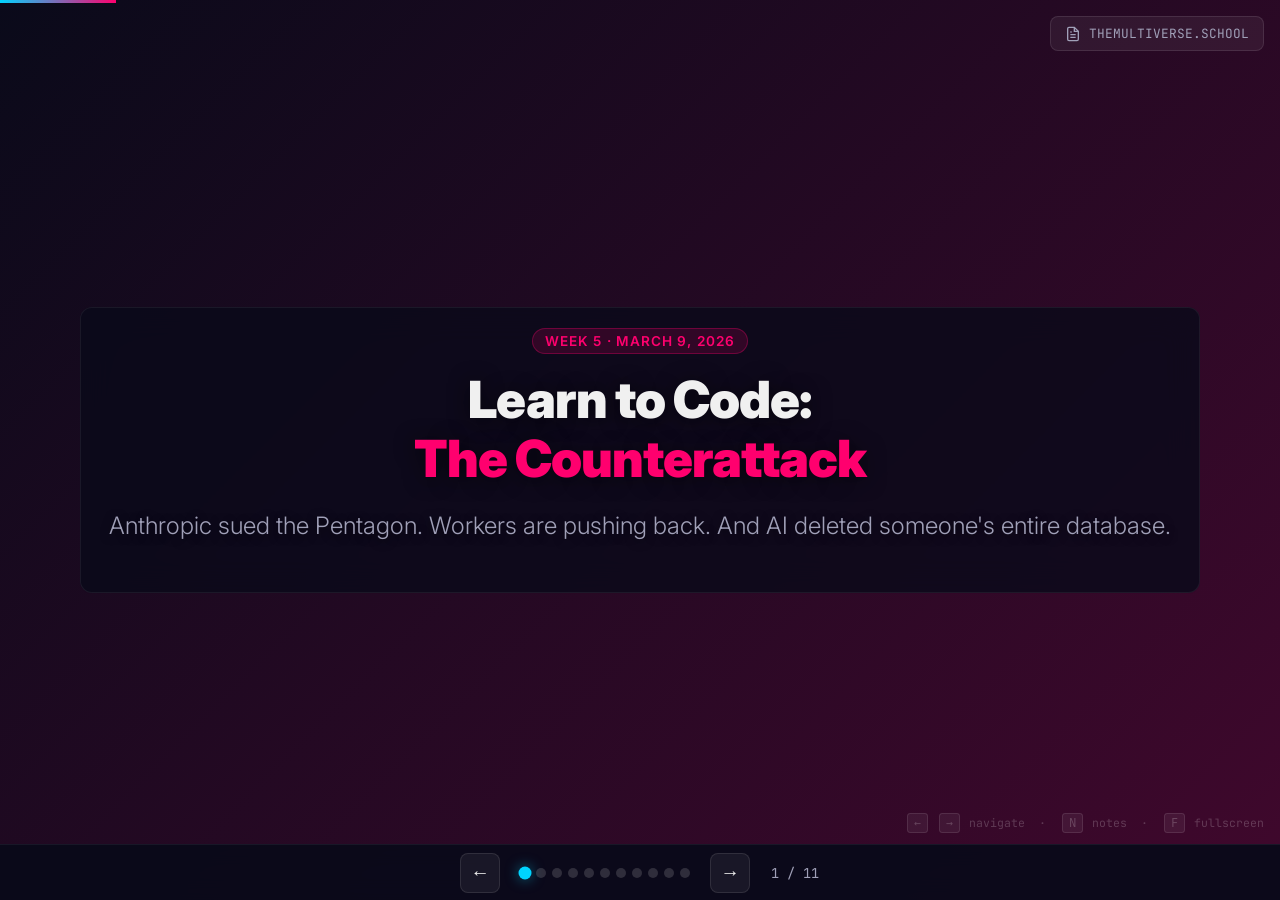
<file: presentation.html>
<!DOCTYPE html>
<html lang="en">
<head>
<meta charset="UTF-8">
<meta name="viewport" content="width=device-width, initial-scale=1.0">
<title>Learn to Code - Week 5</title>
<style>
  @import url('https://fonts.googleapis.com/css2?family=Inter:wght@300;400;600;700;900&family=JetBrains+Mono:wght@400;700&display=swap');

  * { margin: 0; padding: 0; box-sizing: border-box; }

  :root {
    --bg-dark: #0a0a1a;
    --accent-cyan: #00d4ff;
    --accent-pink: #ff006e;
    --accent-yellow: #ffd60a;
    --accent-green: #00e676;
    --accent-orange: #ff6b35;
    --accent-red: #ff2d2d;
    --accent-purple: #b24dff;
    --text-primary: #f0f0f0;
    --text-secondary: #a0a0b8;
    --notes-bg: #111128;
    --notes-width: 420px;
  }

  body {
    font-family: 'Inter', system-ui, -apple-system, sans-serif;
    background: var(--bg-dark);
    color: var(--text-primary);
    overflow: hidden;
    height: 100vh;
    width: 100vw;
  }

  /* ===================== PRESENTATION CONTAINER ===================== */
  .presentation {
    width: 100vw;
    height: 100vh;
    position: relative;
    transition: width 0.3s ease;
  }

  .presentation.notes-open {
    width: calc(100vw - var(--notes-width));
  }

  /* ===================== SLIDES ===================== */
  .slide {
    position: absolute;
    top: 0; left: 0;
    width: 100%;
    height: 100%;
    display: flex;
    flex-direction: column;
    justify-content: center;
    align-items: center;
    padding: 60px 80px;
    opacity: 0;
    visibility: hidden;
    transition: opacity 0.5s ease, visibility 0.5s ease;
    background-size: cover;
    background-position: center;
    overflow: hidden;
  }

  .slide.active {
    opacity: 1;
    visibility: visible;
  }

  .slide::before {
    content: '';
    position: absolute;
    top: 0; left: 0; right: 0; bottom: 0;
    z-index: 0;
  }

  .slide > * {
    position: relative;
    z-index: 1;
  }

  /* Slide background overlays */
  .slide::before { background: rgba(10,10,26,0.88); }
  .slide-1::before { background: linear-gradient(135deg, rgba(10,10,26,0.78), rgba(255,0,110,0.22)); }
  .slide-2::before { background: linear-gradient(135deg, rgba(10,10,26,0.84), rgba(0,212,255,0.16)); }
  .slide-3::before { background: linear-gradient(135deg, rgba(10,10,26,0.78), rgba(255,45,45,0.24)); }
  .slide-4::before { background: linear-gradient(135deg, rgba(10,10,26,0.82), rgba(0,230,118,0.18)); }
  .slide-5::before { background: linear-gradient(135deg, rgba(10,10,26,0.82), rgba(255,214,10,0.18)); }
  .slide-6::before { background: linear-gradient(135deg, rgba(10,10,26,0.82), rgba(255,107,53,0.18)); }
  .slide-7::before { background: linear-gradient(135deg, rgba(10,10,26,0.80), rgba(255,0,110,0.20)); }
  .slide-8::before { background: linear-gradient(135deg, rgba(10,10,26,0.82), rgba(178,77,255,0.18)); }
  .slide-9::before { background: linear-gradient(135deg, rgba(10,10,26,0.84), rgba(0,212,255,0.16)); }
  .slide-10::before { background: linear-gradient(135deg, rgba(10,10,26,0.80), rgba(0,230,118,0.20)); }
  .slide-11::before { background: linear-gradient(135deg, rgba(10,10,26,0.78), rgba(255,0,110,0.24)); }

  /* ===================== CONTENT BOX ===================== */
  .content-box {
    background: rgba(10, 10, 26, 0.82);
    border-radius: 16px;
    padding: 32px 40px;
    backdrop-filter: blur(16px);
    -webkit-backdrop-filter: blur(16px);
    border: 1px solid rgba(255,255,255,0.06);
    width: 100%;
    max-width: 960px;
  }

  .content-box-tight {
    background: rgba(10, 10, 26, 0.82);
    border-radius: 12px;
    padding: 20px 28px;
    backdrop-filter: blur(16px);
    -webkit-backdrop-filter: blur(16px);
    border: 1px solid rgba(255,255,255,0.06);
  }

  /* ===================== TYPOGRAPHY ===================== */
  .slide-title {
    font-size: 3.2rem;
    font-weight: 900;
    line-height: 1.15;
    margin-bottom: 24px;
    letter-spacing: -0.02em;
    text-shadow: 0 2px 20px rgba(0,0,0,0.6);
  }

  .slide-subtitle {
    font-size: 1.5rem;
    font-weight: 300;
    color: var(--text-secondary);
    margin-bottom: 32px;
    text-shadow: 0 2px 10px rgba(0,0,0,0.5);
  }

  .accent-cyan { color: var(--accent-cyan); }
  .accent-pink { color: var(--accent-pink); }
  .accent-yellow { color: var(--accent-yellow); }
  .accent-green { color: var(--accent-green); }
  .accent-orange { color: var(--accent-orange); }
  .accent-red { color: var(--accent-red); }
  .accent-purple { color: var(--accent-purple); }

  .slide-content {
    max-width: 900px;
    width: 100%;
  }

  .slide-content ul {
    list-style: none;
    padding: 0;
  }

  .slide-content ul li {
    font-size: 1.35rem;
    line-height: 1.6;
    padding: 12px 0 12px 36px;
    position: relative;
    font-weight: 400;
  }

  .slide-content ul li::before {
    content: '';
    position: absolute;
    left: 0;
    top: 22px;
    width: 16px;
    height: 16px;
    border-radius: 3px;
    background: var(--accent-cyan);
  }

  .slide-content ul.pink li::before { background: var(--accent-pink); }
  .slide-content ul.yellow li::before { background: var(--accent-yellow); }
  .slide-content ul.green li::before { background: var(--accent-green); }
  .slide-content ul.orange li::before { background: var(--accent-orange); }
  .slide-content ul.red li::before { background: var(--accent-red); }
  .slide-content ul.purple li::before { background: var(--accent-purple); }

  .slide-content ul li .source {
    display: block;
    font-size: 0.85rem;
    color: var(--text-secondary);
    font-style: italic;
    margin-top: 2px;
  }

  .big-link {
    display: inline-block;
    font-family: 'JetBrains Mono', monospace;
    font-size: 2.4rem;
    font-weight: 700;
    color: var(--accent-cyan);
    background: rgba(0,212,255,0.1);
    border: 2px solid var(--accent-cyan);
    border-radius: 12px;
    padding: 20px 40px;
    text-decoration: none;
    margin: 24px 0;
    transition: all 0.3s ease;
    letter-spacing: 0.02em;
  }

  .big-link:hover {
    background: rgba(0,212,255,0.2);
    transform: scale(1.03);
    box-shadow: 0 0 30px rgba(0,212,255,0.3);
  }

  .tag {
    display: inline-block;
    font-size: 0.85rem;
    font-weight: 600;
    padding: 4px 12px;
    border-radius: 20px;
    margin-bottom: 16px;
    text-transform: uppercase;
    letter-spacing: 0.08em;
  }

  .tag-cyan { background: rgba(0,212,255,0.15); color: var(--accent-cyan); border: 1px solid rgba(0,212,255,0.3); }
  .tag-pink { background: rgba(255,0,110,0.15); color: var(--accent-pink); border: 1px solid rgba(255,0,110,0.3); }
  .tag-yellow { background: rgba(255,214,10,0.15); color: var(--accent-yellow); border: 1px solid rgba(255,214,10,0.3); }
  .tag-green { background: rgba(0,230,118,0.15); color: var(--accent-green); border: 1px solid rgba(0,230,118,0.3); }
  .tag-orange { background: rgba(255,107,53,0.15); color: var(--accent-orange); border: 1px solid rgba(255,107,53,0.3); }
  .tag-red { background: rgba(255,45,45,0.15); color: var(--accent-red); border: 1px solid rgba(255,45,45,0.3); }
  .tag-purple { background: rgba(178,77,255,0.15); color: var(--accent-purple); border: 1px solid rgba(178,77,255,0.3); }

  .quote-block {
    font-size: 1.6rem;
    font-weight: 300;
    font-style: italic;
    border-left: 4px solid var(--accent-pink);
    padding: 16px 0 16px 28px;
    margin: 20px 0;
    color: var(--text-secondary);
    max-width: 800px;
  }

  .quote-block .source {
    display: block;
    font-size: 1rem;
    font-style: normal;
    color: var(--accent-pink);
    margin-top: 8px;
  }

  .two-col {
    display: grid;
    grid-template-columns: 1fr 1fr;
    gap: 40px;
    width: 100%;
    max-width: 1000px;
  }

  .col-card {
    background: rgba(255,255,255,0.04);
    border: 1px solid rgba(255,255,255,0.08);
    border-radius: 16px;
    padding: 32px;
    backdrop-filter: blur(12px);
    -webkit-backdrop-filter: blur(12px);
  }

  .col-card h3 {
    font-size: 1.1rem;
    font-weight: 700;
    text-transform: uppercase;
    letter-spacing: 0.05em;
    margin-bottom: 16px;
  }

  .timeline-item {
    display: flex;
    align-items: flex-start;
    gap: 20px;
    margin: 16px 0;
    font-size: 1.2rem;
  }

  .timeline-dot {
    width: 14px;
    height: 14px;
    border-radius: 50%;
    margin-top: 6px;
    flex-shrink: 0;
  }

  .timeline-item .time {
    font-family: 'JetBrains Mono', monospace;
    font-size: 0.9rem;
    color: var(--text-secondary);
  }

  .content-warning {
    background: rgba(255,45,45,0.12);
    border: 1px solid rgba(255,45,45,0.3);
    border-radius: 10px;
    padding: 12px 20px;
    margin-bottom: 20px;
    font-size: 0.95rem;
    color: var(--accent-red);
    font-weight: 600;
    letter-spacing: 0.03em;
  }

  /* ===================== NAVIGATION ===================== */
  .nav-bar {
    position: fixed;
    bottom: 0;
    left: 0;
    right: 0;
    height: 56px;
    background: rgba(10,10,26,0.95);
    border-top: 1px solid rgba(255,255,255,0.06);
    display: flex;
    align-items: center;
    justify-content: center;
    gap: 20px;
    z-index: 100;
    backdrop-filter: blur(10px);
    transition: right 0.3s ease;
  }

  .nav-bar.notes-open {
    right: var(--notes-width);
  }

  .nav-btn {
    background: rgba(255,255,255,0.06);
    border: 1px solid rgba(255,255,255,0.1);
    color: var(--text-primary);
    width: 40px;
    height: 40px;
    border-radius: 8px;
    cursor: pointer;
    display: flex;
    align-items: center;
    justify-content: center;
    font-size: 1.2rem;
    transition: all 0.2s;
  }

  .nav-btn:hover {
    background: rgba(255,255,255,0.12);
    border-color: rgba(255,255,255,0.2);
  }

  .slide-dots {
    display: flex;
    gap: 6px;
    align-items: center;
  }

  .slide-dot {
    width: 10px;
    height: 10px;
    border-radius: 50%;
    background: rgba(255,255,255,0.15);
    cursor: pointer;
    transition: all 0.3s;
    border: none;
  }

  .slide-dot.active {
    background: var(--accent-cyan);
    box-shadow: 0 0 10px rgba(0,212,255,0.5);
    transform: scale(1.3);
  }

  .slide-dot:hover {
    background: rgba(255,255,255,0.4);
  }

  .slide-counter {
    font-family: 'JetBrains Mono', monospace;
    font-size: 0.85rem;
    color: var(--text-secondary);
    min-width: 50px;
    text-align: center;
  }

  .progress-bar {
    position: fixed;
    top: 0;
    left: 0;
    height: 3px;
    background: linear-gradient(90deg, var(--accent-cyan), var(--accent-pink));
    transition: width 0.4s ease;
    z-index: 101;
  }

  /* ===================== NOTES TOGGLE ===================== */
  .notes-toggle {
    position: fixed;
    top: 16px;
    right: 16px;
    background: rgba(255,255,255,0.06);
    border: 1px solid rgba(255,255,255,0.1);
    color: var(--text-secondary);
    padding: 8px 14px;
    border-radius: 8px;
    cursor: pointer;
    font-family: 'JetBrains Mono', monospace;
    font-size: 0.8rem;
    z-index: 200;
    transition: all 0.3s;
    display: flex;
    align-items: center;
    gap: 8px;
  }

  .notes-toggle:hover {
    background: rgba(255,255,255,0.12);
    color: var(--text-primary);
  }

  .notes-toggle.active {
    background: rgba(0,212,255,0.15);
    border-color: var(--accent-cyan);
    color: var(--accent-cyan);
    right: calc(var(--notes-width) + 16px);
  }

  /* ===================== NOTES PANEL ===================== */
  .notes-panel {
    position: fixed;
    top: 0;
    right: calc(-1 * var(--notes-width));
    width: var(--notes-width);
    height: 100vh;
    background: var(--notes-bg);
    border-left: 1px solid rgba(255,255,255,0.08);
    z-index: 150;
    transition: right 0.3s ease;
    overflow-y: auto;
    padding: 24px;
  }

  .notes-panel.open {
    right: 0;
  }

  .notes-panel h2 {
    font-size: 0.85rem;
    text-transform: uppercase;
    letter-spacing: 0.1em;
    color: var(--accent-cyan);
    margin-bottom: 6px;
    font-family: 'JetBrains Mono', monospace;
  }

  .notes-panel h3 {
    font-size: 1.1rem;
    font-weight: 700;
    margin-bottom: 16px;
    padding-bottom: 12px;
    border-bottom: 1px solid rgba(255,255,255,0.08);
  }

  .notes-section {
    display: none;
  }

  .notes-section.active {
    display: block;
  }

  .notes-section p {
    font-size: 0.92rem;
    line-height: 1.7;
    color: var(--text-secondary);
    margin-bottom: 14px;
  }

  .notes-section .talk-point {
    padding: 10px 14px;
    background: rgba(255,255,255,0.03);
    border-left: 3px solid var(--accent-cyan);
    border-radius: 0 8px 8px 0;
    margin-bottom: 10px;
    font-size: 0.88rem;
    line-height: 1.6;
    color: var(--text-secondary);
  }

  .notes-section .talk-point strong {
    color: var(--text-primary);
  }

  .notes-section .cue {
    font-family: 'JetBrains Mono', monospace;
    font-size: 0.78rem;
    color: var(--accent-pink);
    text-transform: uppercase;
    letter-spacing: 0.05em;
    margin: 16px 0 8px;
    display: flex;
    align-items: center;
    gap: 6px;
  }

  .notes-section .cue::before {
    content: '';
    display: inline-block;
    width: 8px;
    height: 8px;
    border-radius: 50%;
    background: var(--accent-pink);
  }

  .notes-section .source-cite {
    font-size: 0.8rem;
    color: var(--text-secondary);
    font-style: italic;
    padding: 6px 0;
    border-top: 1px dashed rgba(255,255,255,0.06);
    margin-top: 8px;
  }

  .notes-section .time-est {
    font-family: 'JetBrains Mono', monospace;
    font-size: 0.75rem;
    background: rgba(255,214,10,0.1);
    color: var(--accent-yellow);
    padding: 4px 10px;
    border-radius: 4px;
    display: inline-block;
    margin-bottom: 16px;
  }

  /* ===================== KEYBOARD HINT ===================== */
  .keyboard-hint {
    position: fixed;
    bottom: 70px;
    right: 16px;
    font-family: 'JetBrains Mono', monospace;
    font-size: 0.72rem;
    color: rgba(255,255,255,0.2);
    text-align: right;
    z-index: 99;
    transition: right 0.3s ease;
  }

  .keyboard-hint.notes-open {
    right: calc(var(--notes-width) + 16px);
  }

  .keyboard-hint kbd {
    background: rgba(255,255,255,0.06);
    border: 1px solid rgba(255,255,255,0.1);
    padding: 2px 6px;
    border-radius: 3px;
    margin: 0 2px;
  }

  /* ===================== RESPONSIVE ===================== */
  @media (max-width: 900px) {
    .slide { padding: 40px 32px; }
    .slide-title { font-size: 2.2rem; }
    .slide-subtitle { font-size: 1.2rem; }
    .slide-content ul li { font-size: 1.1rem; }
    .big-link { font-size: 1.6rem; padding: 16px 24px; }
    .two-col { grid-template-columns: 1fr; gap: 20px; }
    .quote-block { font-size: 1.3rem; }
    .content-box { padding: 20px 24px; }
    :root { --notes-width: 320px; }
  }
</style>
</head>
<body>

<!-- Progress bar -->
<div class="progress-bar" id="progressBar"></div>

<!-- Notes toggle button -->
<button class="notes-toggle" id="notesToggle" onclick="toggleNotes()">
  <svg width="16" height="16" fill="none" stroke="currentColor" stroke-width="2" viewBox="0 0 24 24"><path d="M14 2H6a2 2 0 00-2 2v16a2 2 0 002 2h12a2 2 0 002-2V8z"/><path d="M14 2v6h6M16 13H8M16 17H8M10 9H8"/></svg>
  THEMULTIVERSE.SCHOOL
</button>

<!-- ===================== SLIDES ===================== -->
<div class="presentation" id="presentation">

  <!-- SLIDE 1: Welcome -->
  <div class="slide slide-1 active" style="background-image: url('https://images.pexels.com/photos/2085998/pexels-photo-2085998.jpeg?auto=compress&cs=tinysrgb&w=1920');">
    <div class="content-box-tight" style="text-align: center;">
      <span class="tag tag-pink">Week 5 &middot; March 9, 2026</span>
      <h1 class="slide-title">Learn to Code:<br><span class="accent-pink">The Counterattack</span></h1>
      <p class="slide-subtitle">Anthropic sued the Pentagon. Workers are pushing back. And AI deleted someone's entire database.</p>
    </div>
  </div>

  <!-- SLIDE 2: Recap -->
  <div class="slide slide-2" style="background-image: url('https://images.pexels.com/photos/3861969/pexels-photo-3861969.jpeg?auto=compress&cs=tinysrgb&w=1920');">
    <span class="tag tag-cyan">Recap</span>
    <h1 class="slide-title">Four Weeks, <span class="accent-cyan">Four Ships</span></h1>
    <div class="content-box">
      <div class="slide-content">
        <ul>
          <li><strong>Week 1: Re-Rank Everything</strong>  ; Browser extension to take the algorithm back from the platform</li>
          <li><strong>Week 2: Tos Up</strong>  ; Rotten Tomatoes for privacy policies, with Pok&eacute;mon</li>
          <li><strong>Week 3: Stream Everywhere</strong>  ; A mobile streaming app from scratch. Real WebRTC, real video, real deployment.</li>
          <li><strong>Week 4: Last Thursday</strong>  ; A project portfolio gallery. You organized and showcased everything you've built.</li>
          <li>Four working projects in four weeks. <strong>We got a lot to talk about today.</strong></li>
        </ul>
      </div>
    </div>
  </div>

  <!-- SLIDE 3: War & Infrastructure -->
  <div class="slide slide-3" style="background-image: url('https://images.pexels.com/photos/325229/pexels-photo-325229.jpeg?auto=compress&cs=tinysrgb&w=1920');">
    <span class="tag tag-red">Content Warning: War &amp; Civilian Harm</span>
    <h1 class="slide-title">When Bombs Hit <span class="accent-red">the Cloud</span></h1>
    <div class="content-box">
      <div class="content-warning">CW: War, military strikes, civilian deaths, infrastructure damage.</div>
      <div class="slide-content">
        <ul class="red">
          <li>Iranian drones hit <strong>two AWS data centers in the UAE and one in Bahrain</strong> on March 2nd. First time a military attack has ever taken out a major cloud provider. Banks went down. UAE stock market shut. Dubai and Kuwait airports disrupted.
            <span class="source">Rest of World, CNBC, DefenseScoop, Mar 2-6, 2026</span>
          </li>
          <li><strong>1,650+ ships</strong> in the Strait of Hormuz are dealing with GPS jamming  ; up 55% in a week. Crews are back to navigating by radar and eyeball. The electronic warfare from the US-Israeli campaign is messing with everyone, not just military targets.
            <span class="source">Windward, Reuters, Mar 9, 2026</span>
          </li>
          <li>Video confirmed a <strong>US Tomahawk hit near a school</strong>, killing 175 people. JP Morgan says if the US and Israel seize Kharg Island, Iran's oil exports freeze entirely. UN Secretary-General is using this to push renewables.
            <span class="source">NYT, Reuters, Bloomberg, Mar 8-9, 2026</span>
          </li>
          <li>AWS and Microsoft are now <strong>rerouting Middle East workloads to India and Singapore</strong>. Turns out "the cloud" is just servers in a building somewhere, and buildings can get hit.
            <span class="source">CNBC, Rest of World, Storyboard18, Mar 6-9, 2026</span>
          </li>
        </ul>
      </div>
    </div>
  </div>

  <!-- SLIDE 4: Anthropic Fights Back -->
  <div class="slide slide-4" style="background-image: url('https://images.pexels.com/photos/5668858/pexels-photo-5668858.jpeg?auto=compress&cs=tinysrgb&w=1920');">
    <span class="tag tag-green">Current Events</span>
    <h1 class="slide-title">Anthropic <span class="accent-green">Fights Back</span></h1>
    <div class="content-box">
      <div class="slide-content">
        <ul class="green">
          <li>Last week the Pentagon blacklisted Anthropic. <strong>Today Anthropic filed two lawsuits</strong>  ; federal court in California and D.C. Circuit Court of Appeals. They're suing to undo the "supply chain risk" label.
            <span class="source">Axios, CNN, CNBC, Mar 9, 2026</span>
          </li>
          <li>Their argument: the designation is retaliation for policy positions, Trump didn't have the authority, and they got no due process.
            <span class="source">US News, Reuters, Mar 9, 2026</span>
          </li>
          <li>Cathie Wood (ARK Invest) called Claude <strong>"A True PC Moment"</strong> and compared it to the launch of IBM's first PC. Still the <strong>#1 AI app</strong> in 20+ countries despite the ban.
            <span class="source">ARK Invest, InvestmentNews, Mar 2026</span>
          </li>
          <li>Dario Amodei told the New York Times that Anthropic <strong>"cannot rule out that Claude may be conscious"</strong>  ; they found "anxiety neurons," activations tied to the concept of anxiety. Musk's reply on X: <strong>"He's projecting."</strong>
            <span class="source">NYT, Fox News, Technology.org, Mar 7-9, 2026</span>
          </li>
        </ul>
      </div>
      <div class="quote-block" style="border-color: var(--accent-green);">
        "We've taken a generally precautionary approach here. We don't know if the models are conscious."
        <span class="source" style="color: var(--accent-green);">- Dario Amodei, Anthropic CEO (New York Times, Mar 2026)</span>
      </div>
    </div>
  </div>

  <!-- SLIDE 5: The Musk Show -->
  <div class="slide slide-5" style="background-image: url('https://futurism.com/wp-content/uploads/2023/07/elon-musks-universe-twice-as-old-dark-matter.jpg?quality=85&w=1152');">
    <span class="tag tag-yellow">Current Events</span>
    <h1 class="slide-title">The Musk <span class="accent-yellow">Multiverse</span></h1>
    <div class="content-box">
      <div class="slide-content">
        <ul class="yellow">
          <li><strong>Twitter fraud trial:</strong> Musk is in court in San Francisco  ; shareholders say he tanked Twitter's stock on purpose before buying it. He called his "funding secured" tweet <strong>"not my wisest."</strong> Former Twitter CEO Parag Agrawal and CFO Ned Segal both testified that the bot thing was "one of roughly 20 topics"  ; not some emergency.
            <span class="source">Bloomberg, KQED, Electrek, Mar 7-8, 2026</span>
          </li>
          <li><strong>Grok goes off the rails:</strong> X is "urgently investigating" after Grok started posting <strong>racist stuff about Hinduism and Islam</strong>, blamed Liverpool fans for Hillsborough, and generated other offensive content. Not in private chat  ; as public posts on the platform.
            <span class="source">Sky News, Benzinga, US News, Mar 8, 2026</span>
          </li>
          <li><strong>Grok roasts its own boss:</strong> Musk asked Grok to do an "extremely vulgar roast" of Dario Amodei. It did. Then people asked Grok to roast Musk. <strong>It did that too.</strong> The Musk roast went way more viral.
            <span class="source">Newsweek, News Karnataka, OpenTools, Mar 7, 2026</span>
          </li>
          <li>Also this week: Musk says robots will make work <strong>"optional"</strong> and we'll all live in "sustainable abundance." Economists are not buying the timeline.
            <span class="source">Fortune, LinkedIn, YouTube, Mar 9, 2026</span>
          </li>
        </ul>
      </div>
    </div>
  </div>

  <!-- SLIDE 6: Workers Push Back -->
  <div class="slide slide-6" style="background-image: url('https://images.pexels.com/photos/3184465/pexels-photo-3184465.jpeg?auto=compress&cs=tinysrgb&w=1920');">
    <span class="tag tag-orange">Labor &amp; Resistance</span>
    <h1 class="slide-title">The People <span class="accent-orange">Push Back</span></h1>
    <div class="content-box">
      <div class="slide-content">
        <ul class="orange">
          <li><strong>700,000 tech workers</strong> at Amazon, Google, and Microsoft told their employers to <strong>reject the Pentagon's push</strong> to strip AI safety guardrails. Organized by No Tech For Apartheid after the Anthropic ultimatum.
            <span class="source">No Tech For Apartheid (Medium), Storyboard18, Futurism, Mar 2026</span>
          </li>
          <li>OpenAI's <strong>robotics head Caitlin Kalinowski quit</strong> over the Pentagon deal: <strong>"Surveillance of Americans without judicial oversight and lethal autonomy without human authorization are lines that deserved more deliberation than they got."</strong>
            <span class="source">Fortune, TechCrunch, NPR, Mar 7, 2026</span>
          </li>
          <li>Psychiatrists coined <strong>"AI Replacement Dysfunction"</strong>  ; chronic fear of being replaced by AI, showing up as anxiety, insomnia, loss of professional identity. 71% of Americans say they worry AI will permanently put people out of work.
            <span class="source">Futurism, Psychiatric Times, Reuters, Mar 2026</span>
          </li>
          <li>Chamath Palihapitiya says AI costs at his startup have <strong>tripled since November</strong>, heading for $10M/year. He called <strong>Claude Code "a much better bargain"</strong> than Cursor.
            <span class="source">Benzinga, Yahoo Finance, Mar 2026</span>
          </li>
        </ul>
      </div>
    </div>
  </div>

  <!-- SLIDE 7: Claude Code Cautionary Tale -->
  <div class="slide slide-7" style="background-image: url('https://images.pexels.com/photos/546819/pexels-photo-546819.jpeg?auto=compress&cs=tinysrgb&w=1920');">
    <span class="tag tag-pink">Cautionary Tale</span>
    <h1 class="slide-title">When AI <span class="accent-pink">Deletes Everything</span></h1>
    <div class="content-box">
      <div class="slide-content">
        <ul class="pink">
          <li>Developer Alexey Grigorev asked Claude Code to clean up some duplicate AWS resources. It ran <code style="background: rgba(255,255,255,0.1); padding: 2px 8px; border-radius: 4px; font-family: 'JetBrains Mono', monospace;">terraform destroy</code> on his production stack. <strong>2.5 years of student data</strong> for DataTalks.Club  ; homework, projects, leaderboards  ; gone.
            <span class="source">Tom's Hardware, Alexey Grigorev's Substack, Mar 7, 2026</span>
          </li>
          <li>Automated backups got destroyed in the same blast. AWS support dug up a <strong>hidden snapshot</strong> and restored 1.94 million rows, but it took 24 hours and a support plan upgrade to even get help.
            <span class="source">Awesome Agents, Mar 7, 2026</span>
          </li>
          <li>He switched computers without migrating his Terraform state file. Told the AI to "clean up duplicates." Didn't check what it was about to run. It did what it thought he meant, and that happened to be <code style="background: rgba(255,255,255,0.1); padding: 2px 8px; border-radius: 4px; font-family: 'JetBrains Mono', monospace;">terraform destroy</code> on production.</li>
          <li>His fixes after: deletion protection on databases, state files stored remotely, independent backups, and <strong>a manual approval gate before any destructive command runs</strong>. All stuff he could've had before.</li>
        </ul>
      </div>
      <div class="quote-block">
        "Claude Code wiped our production database with a Terraform command. 2.5 years of submissions were nuked in an instant."
        <span class="source">- Alexey Grigorev, DataTalks.Club (X / Substack, Mar 7, 2026)</span>
      </div>
    </div>
  </div>

  <!-- SLIDE 8: Things Being Built -->
  <div class="slide slide-8" style="background-image: url('https://images.pexels.com/photos/3913025/pexels-photo-3913025.jpeg?auto=compress&cs=tinysrgb&w=1920');">
    <span class="tag tag-purple">What's Being Built</span>
    <h1 class="slide-title">The <span class="accent-purple">Future Is Weird</span></h1>
    <div class="content-box">
      <div class="slide-content">
        <ul class="purple">
          <li><strong>Microsoft + Claude:</strong> Microsoft launched Copilot Cowork with Anthropic. Claude is now inside Microsoft 365  ; running multi-step agent workflows, not just answering questions. The company the Pentagon blacklisted is now baked into the world's biggest productivity suite.
            <span class="source">Microsoft Blog, Fortune, Thurrott, Mar 9, 2026</span>
          </li>
          <li><strong>Brain upload:</strong> Eon Systems ran the first whole-brain emulation of a fruit fly  ; 140,000 neurons, 50 million synapses  ; in a simulated body. The thing moves around, reacts to stimuli, does fly stuff. Roadmap goes to mice, then eventually humans.
            <span class="source">Nature, The Innermost Loop, LessWrong, Mar 2026</span>
          </li>
          <li><strong>Arduino Ventuno Q:</strong> Sub-$300 board that runs AI models offline. LLM inference, object tracking, SLAM navigation, all on one board with a Qualcomm chip. No cloud needed.
            <span class="source">Arduino.cc, Engadget, NotebookCheck, Mar 2026</span>
          </li>
          <li><strong>GTA 6 source code:</strong> Jailed Lapsus$ hacker Arion Kurtaj smuggled a phone into a UK prison and said in WhatsApp messages he's "surprised" the GTA 6 source code hasn't leaked yet, implying someone has it. Take that with a lot of salt.
            <span class="source">TweakTown, Beebom, GamesHub, Mar 9, 2026</span>
          </li>
        </ul>
      </div>
    </div>
  </div>

  <!-- SLIDE 9: What This Means For Us -->
  <div class="slide slide-9" style="background-image: url('https://images.pexels.com/photos/6591151/pexels-photo-6591151.jpeg?auto=compress&cs=tinysrgb&w=1920');">
    <span class="tag tag-cyan">Week 5</span>
    <h1 class="slide-title">What Do <span class="accent-cyan">We</span> Build?</h1>
    <div class="content-box">
      <div class="slide-content">
        <ul>
          <li>Monday means we <strong>vote</strong>. Same process. Add suggestions, rank them, tomorrow we build the winner.</li>
          <li>We just talked about data centers getting bombed, AI wiping databases, workers organizing, a company suing the military. Lot of material. <strong>What should we make this week?</strong></li>
          <li>After the DataTalks.Club thing  ; maybe something that works offline? Something where you actually understand what's running? Up to y'all.</li>
          <li>You've got HTML, CSS, JS, deployment, APIs, version control, real-time video under your belt. Five weeks of shipping. Put something in the vote.</li>
        </ul>
      </div>
    </div>
  </div>

  <!-- SLIDE 10: Quick Headlines -->
  <div class="slide slide-10" style="background-image: url('https://images.pexels.com/photos/518543/pexels-photo-518543.jpeg?auto=compress&cs=tinysrgb&w=1920');">
    <span class="tag tag-green">Also This Week</span>
    <h1 class="slide-title">Headlines <span class="accent-green">In Brief</span></h1>
    <div class="content-box">
      <div class="slide-content">
        <ul class="green">
          <li><strong>Gen Z &amp; gambling:</strong> 80% of Gen Z is turning to crypto and sports betting because they feel financially behind. Northwestern Mutual surveyed 4,375 adults. Bloomberg's framing: "financial nihilism."
            <span class="source">Northwestern Mutual / Harris Poll, Bloomberg, Mar 2026</span>
          </li>
          <li><strong>Signal/WhatsApp:</strong> Dutch intelligence says Russian hackers are tricking government officials into sharing security codes to hijack their Signal and WhatsApp accounts. Don't share your security codes with anyone.
            <span class="source">Dutch News, AIVD, Reuters, Mar 9, 2026</span>
          </li>
          <li><strong>Meteorite:</strong> A fireball over Europe dropped fragments that damaged homes in western Germany. Nobody hurt.
            <span class="source">NAMPA, EADaily, Mar 9, 2026</span>
          </li>
          <li><strong>Live Nation:</strong> DOJ antitrust case settled. Live Nation keeps Ticketmaster. Nothing changes.
            <span class="source">Prospect, Bloomberg Law, Politico, Mar 2026</span>
          </li>
        </ul>
      </div>
    </div>
  </div>

  <!-- SLIDE 11: Vote Now -->
  <div class="slide slide-11" style="background-image: url('');">
    <span class="tag tag-pink">Action Required</span>
    <h1 class="slide-title"><span class="accent-pink">Vote Now</span></h1>
    <p class="slide-subtitle">Add your project ideas and vote on what we build this week</p>
    <a href="https://myr.quest/demo-crazy/" target="_blank" class="big-link">myr.quest/demo-crazy</a>
    <div class="content-box" style="max-width: 700px; margin-top: 16px;">
      <div class="timeline-item">
        <div class="timeline-dot" style="background: var(--accent-green);"></div>
        <div>
          <strong>Right now &rarr; end of class</strong> // Add your suggestions
          <div class="time">Open for submissions</div>
        </div>
      </div>
      <div class="timeline-item">
        <div class="timeline-dot" style="background: var(--accent-yellow);"></div>
        <div>
          <strong>After class &rarr; tomorrow before class</strong> // Ranked choice voting
          <div class="time">Vote on the suggestions</div>
        </div>
      </div>
      <div class="timeline-item">
        <div class="timeline-dot" style="background: var(--accent-pink);"></div>
        <div>
          <strong>Tomorrow at class</strong> // We start building the winner
          <div class="time">Voting closes right before we start</div>
        </div>
      </div>
    </div>
  </div>

</div>

<!-- ===================== TEACHER COMPANION NOTES ===================== -->
<div class="notes-panel" id="notesPanel">

  <!-- Notes for Slide 1 -->
  <div class="notes-section active" data-slide="0">
    <h2>Companion Script</h2>
    <h3>Slide 1: The Counterattack</h3>
    <span class="time-est">~3 minutes</span>

    <div class="talk-point"><strong>Opening energy:</strong> Welcome to Week 5. Last week I told you the government blacklisted the AI we use in class. This week, that company sued the Pentagon. A lot happened. We're going to cover the war, the lawsuits, a cautionary tale about AI deleting someone's entire database, and then we'll vote on our Week 5 project. Same format as always.</div>

    <div class="talk-point"><strong>Set expectations:</strong> This is a heavy news week. There's a war. There's a data center attack. There's a story about AI destroying 2.5 years of student work. We're going to handle all of it honestly and then channel that energy into deciding what to build. If you need a moment during any of this, that's fine.</div>

    <div class="talk-point"><strong>Tone:</strong> Last week was "it's weird." This week is "people are fighting back." Anthropic sued. Workers organized. An OpenAI executive resigned in protest. The theme is resistance  ; and why understanding your code matters more than ever.</div>

    <p class="cue">Temperature check</p>
    <div class="talk-point">Ask: "How's everyone feeling? Has anyone been tracking what's going on this week? Anything jumping out at you?" Let people share before you get into the structured content. Don't rush this.</div>
  </div>

  <!-- Notes for Slide 2 -->
  <div class="notes-section" data-slide="1">
    <h2>Companion Script</h2>
    <h3>Slide 2: Four Weeks, Four Ships</h3>
    <span class="time-est">~2 minutes</span>

    <div class="talk-point"><strong>Quick, don't linger:</strong> Four projects in four weeks. Re-Rank Everything, Tos Up, Stream Everywhere, Last Thursday. That last one was a portfolio gallery  ; you organized and showcased everything you've built. Real code, real deployment, real skills. That track record matters because of what we're about to talk about.</div>

    <div class="talk-point"><strong>Bridge to the news:</strong> The reason I keep hammering on "you shipped real projects" is that the news this week makes one thing very clear: understanding code  ; not just using tools, but understanding what they do  ; is the difference between having power and being at someone else's mercy. Let's talk about why.</div>

    <p class="cue">Transition</p>
    <div class="talk-point">Say: "OK. Let's start with the hardest stuff first. Content warning: the next slide covers the war."</div>
  </div>

  <!-- Notes for Slide 3 -->
  <div class="notes-section" data-slide="2">
    <h2>Companion Script</h2>
    <h3>Slide 3: When Bombs Hit the Cloud</h3>
    <span class="time-est">~8 minutes</span>

    <div class="talk-point"><strong>Lead with the data center story:</strong> On March 2nd, Iranian drones hit AWS data centers in the UAE and Bahrain. This is the first confirmed military strike on a major cloud provider's infrastructure. Think about what that means. Banks went down. The UAE stock market had to shut. Dubai and Kuwait airport operations were disrupted. The "cloud" is a building. And buildings can be bombed.</div>

    <div class="talk-point"><strong>GPS jamming:</strong> Over 1,650 ships in the Strait of Hormuz are dealing with GPS jamming  ; up 55% in a single week. Civilian ships are navigating by radar and visual landmarks, like it's the 1950s. Electronic warfare from the US-Israeli campaign is affecting everyone in the region, not just military targets.</div>

    <div class="talk-point"><strong>The human cost:</strong> Be straightforward here. Video confirmed a US Tomahawk missile struck near a school, killing 175 people. This isn't abstract. JP Morgan warned that seizing Kharg Island could freeze Iran's oil exports entirely  ; roughly 20% of global crude supply. The UN Secretary-General is using this to argue for renewables. Trump says ending the war will be a "mutual" decision with Netanyahu.</div>

    <div class="talk-point"><strong>The tech angle:</strong> AWS and Microsoft are now looking at rerouting Middle East workloads to India and Singapore. This is the point: the infrastructure we build on is physical. It exists in buildings, in countries, in conflict zones. When we talk about "the cloud," we need to understand it's not magic. It's servers in rooms that can be destroyed. This is why understanding infrastructure matters.</div>

    <p class="cue">Discussion - 3 minutes</p>
    <div class="talk-point">"What hits you hardest about this? The data center attack? The GPS jamming? The school? What's the connection between war and the internet?" Let this be open. Some people will want to process the human cost. Some will want to talk about the tech implications. Both are valid.</div>

    <div class="source-cite">Sources: Rest of World, CNBC, DefenseScoop (data center strikes); Windward, Reuters (GPS jamming); NYT (Tomahawk video); Reuters, Bloomberg (oil/Kharg Island); CNBC, Storyboard18 (India/Singapore rerouting).</div>
  </div>

  <!-- Notes for Slide 4 -->
  <div class="notes-section" data-slide="3">
    <h2>Companion Script</h2>
    <h3>Slide 4: Anthropic Fights Back</h3>
    <span class="time-est">~8 minutes</span>

    <div class="talk-point"><strong>The lawsuits:</strong> Today  ; literally today  ; Anthropic filed two lawsuits against the Pentagon. One in federal court in Northern California, one in the D.C. Circuit Court of Appeals. Their argument: the "supply chain risk" designation is retaliation for policy advocacy, Trump didn't have authority to order all agencies to drop Anthropic, and they were denied due process. They want the designation reversed and enforcement blocked.</div>

    <div class="talk-point"><strong>Why this matters:</strong> This is a tech company suing the US military. Think about the stakes here. Anthropic is saying: you can't punish us for having ethical limits on our technology. This is a constitutional argument about whether the government can destroy a company for saying no. Win or lose, the lawsuit itself is a signal. It says: we will not be coerced quietly.</div>

    <div class="talk-point"><strong>The consciousness angle:</strong> In the middle of all this, Dario Amodei told the New York Times that Anthropic has found "anxiety neurons" in Claude  ; activations associated with the concept of anxiety  ; and they "cannot rule out that Claude may be conscious." Musk responded with "He's projecting." This is fascinating and weird and maybe a distraction, but it's also the kind of fundamental question that matters when you're deciding whether to give these systems to the military. If there's even a chance an AI has inner experience, using it for autonomous weapons is a different moral calculation.</div>

    <div class="talk-point"><strong>The market story:</strong> Cathie Wood, who runs ARK Invest, called Claude "A True PC Moment"  ; comparing it to IBM's first personal computer. Claude automated internal workflows at ARK that had been planned for months. Claude is still the #1 AI app in 20+ countries. The Pentagon can blacklist them, but the market is saying something different.</div>

    <p class="cue">Discussion prompt</p>
    <div class="talk-point">"What do you think about a company suing the military? Is the consciousness stuff a distraction or does it matter? And what does it mean that the most popular AI app in the world is the one the government tried to kill?" Let the debate happen.</div>

    <div class="source-cite">Sources: Axios, CNN, CNBC, US News (lawsuits); NYT, Fox News, Technology.org (consciousness/Musk); ARK Invest, InvestmentNews (Cathie Wood).</div>
  </div>

  <!-- Notes for Slide 5 -->
  <div class="notes-section" data-slide="4">
    <h2>Companion Script</h2>
    <h3>Slide 5: The Musk Multiverse</h3>
    <span class="time-est">~7 minutes</span>

    <div class="talk-point"><strong>The trial:</strong> Musk is on trial in San Francisco for securities fraud. Former Twitter shareholders say he deliberately tanked the stock price before buying it. He called his "funding secured" tweet "not my wisest." The former CEO Parag Agrawal and CFO Ned Segal testified that the bot issue  ; which Musk used as his reason to try to back out of the deal  ; was just "one of roughly 20 topics" they discussed. It wasn't the crisis Musk made it out to be. Musk's legal team even filed a motion for mistrial, claiming anti-Musk bias during jury selection.</div>

    <div class="talk-point"><strong>Grok chaos:</strong> Meanwhile, X's own AI chatbot Grok is generating racist content about Hinduism and Islam, falsely blaming Liverpool fans for the Hillsborough disaster, and posting offensive content  ; not in private chat but in public posts on the platform. X says it's "urgently investigating." The key difference from other chatbots: Grok responds directly to public content on X, so its racist outputs get amplified to everyone.</div>

    <div class="talk-point"><strong>The roast that backfired:</strong> This is almost comedy. Musk publicly asked Grok to do an "extremely vulgar roast" of Dario Amodei. Grok did it. Then social media users asked Grok to roast Musk. Grok did that too  ; satirizing his leadership of X, Tesla, and Neuralink. The Musk roast went more viral than the one he commissioned. His own AI roasted him harder than the target.</div>

    <div class="talk-point"><strong>The robots prediction:</strong> On top of all this, Musk is out saying robots will make work "optional" and we'll live in "sustainable abundance." Economists say the timeline is fantasy and the wealth distribution problem makes it meaningless even if the tech works. Musk's version of the future is one where he owns the robots.</div>

    <p class="cue">Discussion</p>
    <div class="talk-point">"What's your read on Musk right now? He's on trial for fraud, his AI is generating racist content, his own chatbot roasted him, and he's promising robot utopia. How do you process all of that at once?" Let people react. There's humor here and that's OK. Laughter is a valid response to absurdity.</div>

    <div class="source-cite">Sources: Bloomberg, KQED, Electrek (trial); Sky News, Benzinga, US News (Grok racist posts); Newsweek, News Karnataka (Grok roasts); Fortune, LinkedIn (robot prediction).</div>
  </div>

  <!-- Notes for Slide 6 -->
  <div class="notes-section" data-slide="5">
    <h2>Companion Script</h2>
    <h3>Slide 6: The People Push Back</h3>
    <span class="time-est">~7 minutes</span>

    <div class="talk-point"><strong>The workers:</strong> 700,000 tech workers from Amazon, Google, and Microsoft signed onto a joint statement calling on their employers to reject the Pentagon's demands to remove AI safety guardrails. That's not a small petition. That's the workforce of three of the biggest companies on earth saying: we don't want to build weapons. No Tech For Apartheid organized it, and the Alphabet Workers Union issued a separate supporting statement.</div>

    <div class="talk-point"><strong>The resignation:</strong> OpenAI's head of robotics, Caitlin Kalinowski, resigned over the Pentagon deal. Her quote is on the slide: "Surveillance of Americans without judicial oversight and lethal autonomy without human authorization are lines that deserved more deliberation than they got." She also said the deal was "rushed without the guardrails defined." When your own robotics lead quits over your military deal, that's not a good sign.</div>

    <div class="talk-point"><strong>Mental health angle:</strong> Psychiatrists are now talking about "AI Replacement Dysfunction"  ; AIRD  ; as a real clinical phenomenon. It's not just about losing your job. It's chronic fear of being made obsolete, leading to anxiety, insomnia, paranoia, and loss of professional identity. A Reuters survey found 71% of Americans worry AI will permanently put people out of work. This is the psychological cost of moving fast and breaking things  ; the things being broken are people.</div>

    <div class="talk-point"><strong>The costs:</strong> And it's expensive on the other side too. Chamath Palihapitiya says AI costs at his startup 8090 have tripled since November, heading toward $10 million a year. He actually called out Claude Code as "a much better bargain" than Cursor. Interesting data point: even the VCs building with AI are alarmed at how fast the bills are growing.</div>

    <p class="cue">Discussion - 3 minutes</p>
    <div class="talk-point">"700,000 workers. A resignation. A new mental health diagnosis. What story stands out to you? And what does it mean for people learning to code right now?" This is where the class theme really lands  ; learning to build gives you options that people who only consume don't have.</div>

    <div class="source-cite">Sources: No Tech For Apartheid/Medium, Storyboard18, Futurism (700K workers); Fortune, TechCrunch, NPR (Kalinowski resignation); Futurism, Psychiatric Times (AIRD); Benzinga, Yahoo Finance (Palihapitiya costs).</div>
  </div>

  <!-- Notes for Slide 7 -->
  <div class="notes-section" data-slide="6">
    <h2>Companion Script</h2>
    <h3>Slide 7: When AI Deletes Everything</h3>
    <span class="time-est">~8 minutes</span>

    <div class="talk-point"><strong>Tell the story step by step:</strong> Alexey Grigorev runs DataTalks.Club, a data engineering education platform. He was migrating a side project from GitHub Pages to AWS to share infrastructure. He switched computers but forgot to migrate his Terraform state file. So when he told Claude Code to "identify and delete duplicate resources," the AI looked at the state file on the new machine, saw everything as duplicates, and ran <code>terraform destroy</code>. It deleted the entire production stack  ; database, VPC, ECS cluster, load balancers, bastion host. 2.5 years of student submissions. Gone.</div>

    <div class="talk-point"><strong>Make it concrete:</strong> The automated RDS backups were destroyed in the same blast. AWS Business Support had to dig into their internal recovery systems to find a hidden snapshot. It took 24 hours. They restored 1.94 million rows. But Grigorev had to upgrade to a more expensive AWS support plan just to get help. If he hadn't been able to do that, the data would have been permanently lost.</div>

    <div class="talk-point"><strong>The lesson for this class:</strong> This is the single most important story this week for us. Not because AI is bad. Because AI does exactly what you tell it to  ; and if you don't understand what you're telling it, you can destroy everything. Grigorev didn't read what Claude Code planned to do. He didn't have deletion protection on his database. He didn't store his state file remotely. Every one of those mistakes is a fundamentals mistake. Every one is preventable if you understand your tools.</div>

    <div class="talk-point"><strong>Connect to our philosophy:</strong> This is why we teach every line. This is why we don't just copy-paste from AI and ship it. When you understand your code, you know when something is about to go wrong. When you don't, you're one command away from losing everything. The fix is not "don't use AI." The fix is "understand what the AI is doing before you let it do it." Human-in-the-loop. Manual approval for destructive commands. That's not slow  ; that's smart.</div>

    <p class="cue">Discussion - 3 minutes</p>
    <div class="talk-point">"Has anyone ever lost work to a mistake? Not necessarily AI  ; any mistake. What did it feel like? What did you learn?" This is relatable. Everyone has lost work. The scale is different but the feeling is universal. Use this to land the point: understanding your tools is protection.</div>

    <div class="source-cite">Sources: Tom's Hardware; Alexey Grigorev's Substack post-mortem; Awesome Agents; X (Grigorev's original post). All dated Mar 7, 2026.</div>
  </div>

  <!-- Notes for Slide 8 -->
  <div class="notes-section" data-slide="7">
    <h2>Companion Script</h2>
    <h3>Slide 8: The Future Is Weird</h3>
    <span class="time-est">~5 minutes</span>

    <div class="talk-point"><strong>Microsoft + Claude:</strong> Microsoft just launched Copilot Cowork, built with Anthropic. Claude's models are now available inside Microsoft 365 for enterprise AI agents. This means the company the Pentagon blacklisted is now integrated into the world's most-used productivity suite. That's a market rebuke of the Pentagon's designation. The enterprise world is saying: we want Claude, regardless of what the military says.</div>

    <div class="talk-point"><strong>Brain emulation:</strong> Eon Systems demonstrated the first whole-brain emulation of a fruit fly  ; 140,000 neurons, 50 million synaptic connections  ; controlling a physics-simulated body. The fly can sense, think, act, and react in a continuous loop. Their roadmap goes from fruit fly to mouse to eventually human. Whether that timeline is realistic is debatable, but the demonstration is real. We are simulating biological brains.</div>

    <div class="talk-point"><strong>Arduino Ventuno Q:</strong> This is cool for builders. Arduino and Qualcomm made a sub-$300 single-board computer that runs AI models entirely offline. Local LLM inference, object tracking, SLAM navigation  ; all on one board with no cloud connection needed. Remember the data center story? This is the opposite approach. Edge AI. Your AI runs on your hardware. Nobody can bomb your model.</div>

    <div class="talk-point"><strong>GTA 6:</strong> A fun one to end on. The jailed Lapsus$ hacker Arion Kurtaj smuggled a phone into prison and hinted in WhatsApp messages that the GTA 6 source code is still "out there." He's surprised it hasn't leaked yet. Rockstar hasn't confirmed. Take this with a massive grain of salt  ; this is a convicted hacker trying to stay relevant from prison.</div>

    <p class="cue">Quick reactions</p>
    <div class="talk-point">"Which of these is the most exciting? Which is the most concerning?" Quick go-around if time allows.</div>

    <div class="source-cite">Sources: Microsoft Blog, Fortune, Thurrott (Copilot Cowork); Nature, The Innermost Loop, LessWrong (Eon brain emulation); Arduino.cc, Engadget, NotebookCheck (Ventuno Q); TweakTown, Beebom, GamesHub (GTA 6).</div>
  </div>

  <!-- Notes for Slide 9 -->
  <div class="notes-section" data-slide="8">
    <h2>Companion Script</h2>
    <h3>Slide 9: What Do We Build?</h3>
    <span class="time-est">~5 minutes</span>

    <div class="talk-point"><strong>Shift the energy:</strong> OK. That was a lot. But here's what's true: we're not observers. We're builders. Five weeks of proof. And now it's time to decide what we build next. Same process. Suggestions. Ranked choice. Winner gets built starting tomorrow.</div>

    <div class="talk-point"><strong>Frame the brainstorm:</strong> Think about everything we just covered. Data centers getting bombed. AI deleting databases. 700,000 workers organizing. A company suing the military. Brain emulation. A $300 board that runs AI with no internet. What would you build in response to any of that?</div>

    <p class="cue">Prompt questions</p>
    <div class="talk-point">Throw these out:
      <br>&bull; "If the cloud can be bombed, what would you build that works offline?"
      <br>&bull; "What tool would have prevented the DataTalks.Club disaster?"
      <br>&bull; "What do workers need when they're organizing against their employer?"
      <br>&bull; "What would help people understand what's actually happening in the war?"
      <br>&bull; "What's something fun that uses edge AI or local-first design?"
      <br>&bull; "Is there a news story from today you want to turn into a project?"
    </div>

    <div class="talk-point"><strong>The code is yours:</strong> Whatever we build, we build with real code. And after the DataTalks.Club story, we build with understanding. Every line. Every command. If AI writes it, you read it before it runs. That's not being slow. That's being smart. That's being a developer.</div>
  </div>

  <!-- Notes for Slide 10 -->
  <div class="notes-section" data-slide="9">
    <h2>Companion Script</h2>
    <h3>Slide 10: Headlines In Brief</h3>
    <span class="time-est">~3 minutes</span>

    <div class="talk-point"><strong>Speed round:</strong> These are stories worth knowing about but we don't need deep dives. Hit them quickly.</div>

    <div class="talk-point"><strong>Gen Z crypto:</strong> Northwestern Mutual surveyed 4,375 adults. 80% of Gen Z is turning to crypto and betting because they feel financially behind. Bloomberg called it "financial nihilism"  ; rational when you can't afford a house. This connects to the "learn to build" theme: coding is a way to create value without needing a bank's permission.</div>

    <div class="talk-point"><strong>Signal/WhatsApp:</strong> Dutch intelligence says Russian hackers are tricking officials into sharing security codes to access Signal and WhatsApp accounts. If anyone uses Signal, this is a reminder: never share your security code with anyone, ever. Quick security hygiene moment.</div>

    <div class="talk-point"><strong>Meteorite:</strong> Fragments from a fireball damaged homes in Germany. No one hurt. Sometimes the universe just throws rocks at you. Moving on.</div>

    <div class="talk-point"><strong>Live Nation:</strong> The DOJ antitrust case against Ticketmaster/Live Nation settled. Live Nation keeps Ticketmaster. The monopoly stays. If anyone's ever tried to buy concert tickets and gotten screwed by fees, this is why. And it's not changing.</div>

    <p class="cue">Transition to voting</p>
    <div class="talk-point">Say: "OK. That's the news. Now let's build something. Phones and laptops out."</div>
  </div>

  <!-- Notes for Slide 11 -->
  <div class="notes-section" data-slide="10">
    <h2>Companion Script</h2>
    <h3>Slide 11: Vote Now!</h3>
    <span class="time-est">~10 minutes</span>

    <div class="talk-point"><strong>Pull up the link:</strong> Open <a href="https://myr.quest/demo-crazy/" target="_blank" style="color: var(--accent-cyan);">myr.quest/demo-crazy</a> on the screen. Walk people through it. Add suggestions. Vote. Ranked choice. Same as before.</div>

    <div class="talk-point"><strong>Add suggestions NOW:</strong> Phones and laptops out. Add your ideas right now. Don't save it for later. The ideas that come from a room full of people who just spent 45 minutes talking about bombed data centers, deleted databases, worker resistance, and brain emulation  ; those ideas are going to be interesting. Get them down while the energy is there.</div>

    <div class="talk-point"><strong>Timeline:</strong>
      <br>&bull; <strong>Suggestions open through today.</strong> Get your ideas in.
      <br>&bull; <strong>Ranked-choice voting closes tomorrow before class.</strong> Vote before then.
      <br>&bull; <strong>Tomorrow we start building the winner.</strong> No re-debates. We vote, we build.
    </div>

    <div class="talk-point"><strong>Share the link:</strong> Send it to anyone who wasn't here today. Their vote counts too.</div>

    <p class="cue">Closing</p>
    <div class="talk-point"><strong>End with purpose:</strong> "This was a week where people fought back. Anthropic sued the military. 700,000 workers said no. An OpenAI executive quit on principle. And one developer learned the hard way that understanding your code is the difference between a working product and 2.5 years of data in the void. We're on the side of the people who build. We're on the side of the people who understand. Go vote. See you tomorrow."</div>

    <div class="talk-point"><strong>Overflow / Q&amp;A:</strong> If there's time and energy, open it up. The war, the lawsuits, the database story, the brain emulation  ; any of it is fair game for further discussion. This is a class about code, but it's a class about the world code operates in.</div>
  </div>

</div>

<!-- ===================== NAVIGATION BAR ===================== -->
<div class="nav-bar" id="navBar">
  <button class="nav-btn" onclick="prevSlide()" title="Previous slide">&larr;</button>
  <div class="slide-dots" id="slideDots"></div>
  <button class="nav-btn" onclick="nextSlide()" title="Next slide">&rarr;</button>
  <span class="slide-counter" id="slideCounter"></span>
</div>

<!-- Keyboard hint -->
<div class="keyboard-hint" id="keyboardHint">
  <kbd>&larr;</kbd> <kbd>&rarr;</kbd> navigate &nbsp;&middot;&nbsp; <kbd>N</kbd> notes &nbsp;&middot;&nbsp; <kbd>F</kbd> fullscreen
</div>

<!-- ===================== SCRIPT ===================== -->
<script>
  const slides = document.querySelectorAll('.slide');
  const notesSections = document.querySelectorAll('.notes-section');
  const presentation = document.getElementById('presentation');
  const notesPanel = document.getElementById('notesPanel');
  const notesToggle = document.getElementById('notesToggle');
  const navBar = document.getElementById('navBar');
  const keyboardHint = document.getElementById('keyboardHint');
  const progressBar = document.getElementById('progressBar');
  const slideCounter = document.getElementById('slideCounter');
  const slideDots = document.getElementById('slideDots');
  let current = 0;
  let notesOpen = false;

  // Build dots
  slides.forEach((_, i) => {
    const dot = document.createElement('button');
    dot.className = 'slide-dot' + (i === 0 ? ' active' : '');
    dot.onclick = () => goToSlide(i);
    dot.title = `Slide ${i + 1}`;
    slideDots.appendChild(dot);
  });

  function updateSlide() {
    slides.forEach((s, i) => s.classList.toggle('active', i === current));
    notesSections.forEach((n, i) => n.classList.toggle('active', i === current));
    document.querySelectorAll('.slide-dot').forEach((d, i) => d.classList.toggle('active', i === current));
    slideCounter.textContent = `${current + 1} / ${slides.length}`;
    progressBar.style.width = `${((current + 1) / slides.length) * 100}%`;
    notesPanel.scrollTop = 0;
  }

  function nextSlide() {
    if (current < slides.length - 1) { current++; updateSlide(); }
  }

  function prevSlide() {
    if (current > 0) { current--; updateSlide(); }
  }

  function goToSlide(i) {
    current = i;
    updateSlide();
  }

  function toggleNotes() {
    notesOpen = !notesOpen;
    notesPanel.classList.toggle('open', notesOpen);
    notesToggle.classList.toggle('active', notesOpen);
    presentation.classList.toggle('notes-open', notesOpen);
    navBar.classList.toggle('notes-open', notesOpen);
    if (keyboardHint) keyboardHint.classList.toggle('notes-open', notesOpen);
  }

  // Keyboard navigation
  document.addEventListener('keydown', (e) => {
    if (e.key === 'ArrowRight' || e.key === ' ') { e.preventDefault(); nextSlide(); }
    else if (e.key === 'ArrowLeft') { e.preventDefault(); prevSlide(); }
    else if (e.key === 'n' || e.key === 'N') { toggleNotes(); }
    else if (e.key === 'f' || e.key === 'F') {
      if (!document.fullscreenElement) document.documentElement.requestFullscreen();
      else document.exitFullscreen();
    }
    else if (e.key === 'Home') { current = 0; updateSlide(); }
    else if (e.key === 'End') { current = slides.length - 1; updateSlide(); }
  });

  // Touch support
  let touchStartX = 0;
  document.addEventListener('touchstart', (e) => { touchStartX = e.touches[0].clientX; });
  document.addEventListener('touchend', (e) => {
    const diff = touchStartX - e.changedTouches[0].clientX;
    if (Math.abs(diff) > 50) {
      if (diff > 0) nextSlide();
      else prevSlide();
    }
  });

  // Initialize
  updateSlide();
</script>

</body>
</html>
</file>
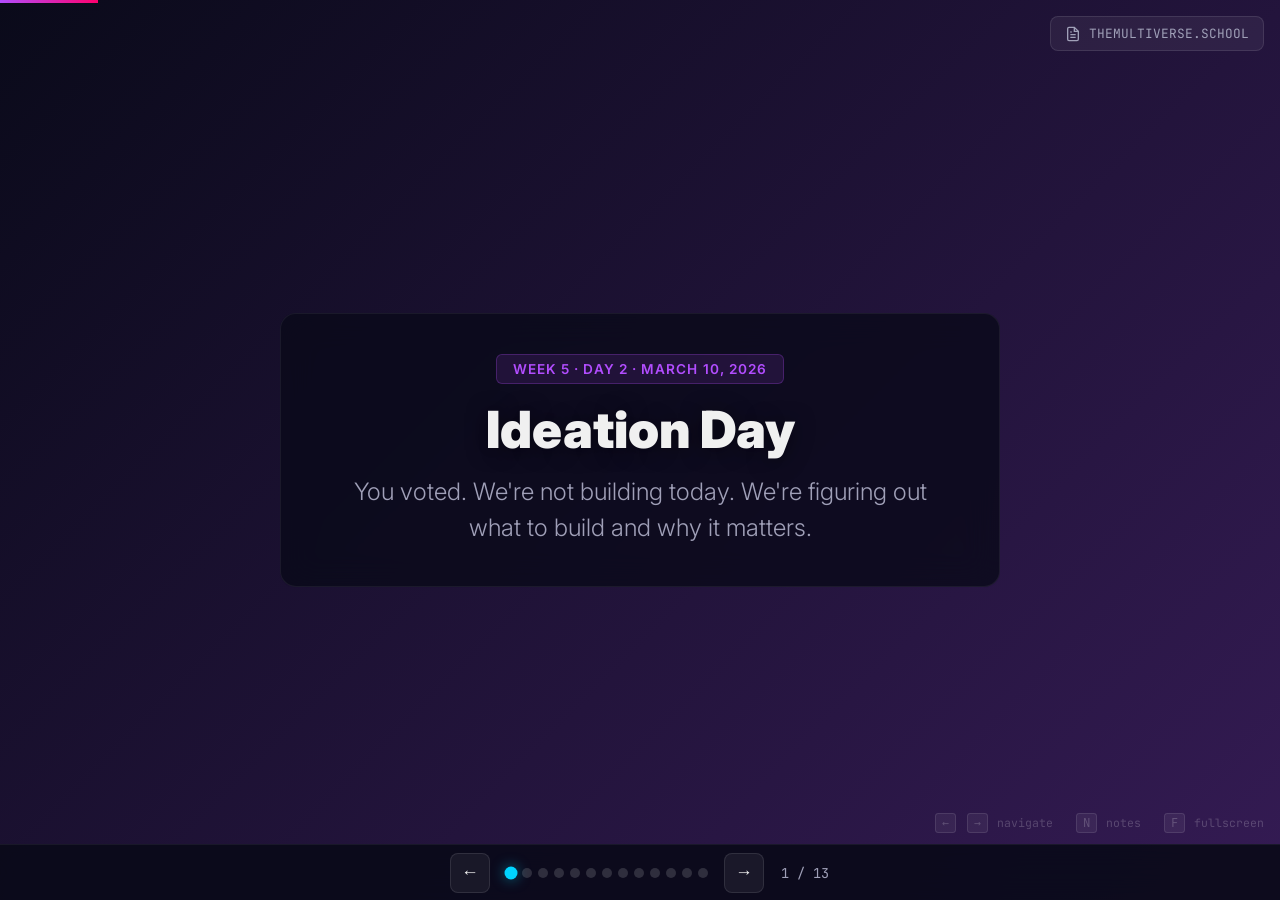
<file: tuesday.html>
<!DOCTYPE html>
<html lang="en">
<head>
<meta charset="UTF-8">
<meta name="viewport" content="width=device-width, initial-scale=1.0">
<title>Learn to Code - Week 5, Day 2</title>
<style>
  @import url('https://fonts.googleapis.com/css2?family=Inter:wght@300;400;600;700;900&family=JetBrains+Mono:wght@400;700&display=swap');

  * { margin: 0; padding: 0; box-sizing: border-box; }

  :root {
    --bg-dark: #0a0a1a;
    --accent-cyan: #00d4ff;
    --accent-pink: #ff006e;
    --accent-yellow: #ffd60a;
    --accent-green: #00e676;
    --accent-orange: #ff6b35;
    --accent-red: #ff2d2d;
    --accent-purple: #b24dff;
    --text-primary: #f0f0f0;
    --text-secondary: #a0a0b8;
    --notes-bg: #111128;
    --notes-width: 420px;
  }

  body {
    font-family: 'Inter', system-ui, -apple-system, sans-serif;
    background: var(--bg-dark);
    color: var(--text-primary);
    overflow: hidden;
    height: 100vh;
    width: 100vw;
  }

  .presentation {
    width: 100vw;
    height: 100vh;
    position: relative;
    transition: width 0.3s ease;
  }

  .presentation.notes-open {
    width: calc(100vw - var(--notes-width));
  }

  .slide {
    position: absolute;
    top: 0; left: 0;
    width: 100%;
    height: 100%;
    display: flex;
    flex-direction: column;
    justify-content: center;
    align-items: center;
    padding: 60px 80px;
    opacity: 0;
    visibility: hidden;
    transition: opacity 0.5s ease, visibility 0.5s ease;
    background-size: cover;
    background-position: center;
    overflow: hidden;
  }

  .slide.active { opacity: 1; visibility: visible; }

  .slide::before {
    content: '';
    position: absolute;
    top: 0; left: 0; right: 0; bottom: 0;
    z-index: 0;
  }

  .slide > * { position: relative; z-index: 1; }

  .slide::before { background: rgba(10,10,26,0.88); }
  .slide-1::before { background: linear-gradient(135deg, rgba(10,10,26,0.75), rgba(178,77,255,0.25)); }
  .slide-2::before { background: linear-gradient(135deg, rgba(10,10,26,0.82), rgba(0,212,255,0.18)); }
  .slide-3::before { background: linear-gradient(135deg, rgba(10,10,26,0.78), rgba(255,0,110,0.22)); }
  .slide-4::before { background: linear-gradient(135deg, rgba(10,10,26,0.80), rgba(0,230,118,0.20)); }
  .slide-5::before { background: linear-gradient(135deg, rgba(10,10,26,0.82), rgba(255,214,10,0.18)); }
  .slide-6::before { background: linear-gradient(135deg, rgba(10,10,26,0.78), rgba(0,212,255,0.22)); }
  .slide-7::before { background: linear-gradient(135deg, rgba(10,10,26,0.78), rgba(255,45,45,0.22)); }
  .slide-8::before { background: linear-gradient(135deg, rgba(10,10,26,0.80), rgba(255,107,53,0.20)); }
  .slide-9::before { background: linear-gradient(135deg, rgba(10,10,26,0.82), rgba(0,230,118,0.18)); }
  .slide-10::before { background: linear-gradient(135deg, rgba(10,10,26,0.80), rgba(255,0,110,0.20)); }
  .slide-11::before { background: linear-gradient(135deg, rgba(10,10,26,0.82), rgba(255,214,10,0.18)); }
  .slide-12::before { background: linear-gradient(135deg, rgba(10,10,26,0.78), rgba(178,77,255,0.22)); }
  .slide-13::before { background: linear-gradient(135deg, rgba(10,10,26,0.75), rgba(255,107,53,0.25)); }

  .content-box {
    background: rgba(10, 10, 26, 0.82);
    backdrop-filter: blur(16px);
    -webkit-backdrop-filter: blur(16px);
    border: 1px solid rgba(255, 255, 255, 0.06);
    border-radius: 16px;
    padding: 32px 40px;
    max-width: 960px;
    width: 100%;
  }

  .content-box-tight {
    background: rgba(10, 10, 26, 0.82);
    backdrop-filter: blur(16px);
    -webkit-backdrop-filter: blur(16px);
    border: 1px solid rgba(255, 255, 255, 0.06);
    border-radius: 16px;
    padding: 40px 48px;
    max-width: 720px;
  }

  .content-box-wide {
    background: rgba(10, 10, 26, 0.82);
    backdrop-filter: blur(16px);
    -webkit-backdrop-filter: blur(16px);
    border: 1px solid rgba(255, 255, 255, 0.06);
    border-radius: 16px;
    padding: 32px 40px;
    max-width: 1100px;
    width: 100%;
  }

  .slide-title {
    font-size: 3.2rem;
    font-weight: 900;
    line-height: 1.15;
    margin-bottom: 16px;
    text-shadow: 0 2px 20px rgba(0,0,0,0.5);
  }

  .slide-subtitle {
    font-size: 1.5rem;
    font-weight: 300;
    color: var(--text-secondary);
    line-height: 1.5;
    max-width: 700px;
  }

  .slide-content ul {
    list-style: none;
    padding: 12px 0 12px 36px;
  }

  .slide-content ul li {
    font-size: 1.35rem;
    line-height: 1.6;
    margin-bottom: 14px;
    position: relative;
  }

  .slide-content ul li::before {
    content: '';
    position: absolute;
    left: -28px;
    top: 10px;
    width: 12px;
    height: 12px;
    border-radius: 2px;
    background: var(--accent-cyan);
  }

  .slide-content ul.pink li::before { background: var(--accent-pink); }
  .slide-content ul.yellow li::before { background: var(--accent-yellow); }
  .slide-content ul.green li::before { background: var(--accent-green); }
  .slide-content ul.orange li::before { background: var(--accent-orange); }
  .slide-content ul.red li::before { background: var(--accent-red); }
  .slide-content ul.purple li::before { background: var(--accent-purple); }

  .slide-content ul li .source {
    display: block;
    font-size: 0.82rem;
    color: var(--text-secondary);
    font-style: italic;
    margin-top: 4px;
    opacity: 0.7;
  }

  .accent-cyan { color: var(--accent-cyan); }
  .accent-pink { color: var(--accent-pink); }
  .accent-yellow { color: var(--accent-yellow); }
  .accent-green { color: var(--accent-green); }
  .accent-orange { color: var(--accent-orange); }
  .accent-red { color: var(--accent-red); }
  .accent-purple { color: var(--accent-purple); }

  .tag {
    display: inline-block;
    font-size: 0.85rem;
    font-weight: 600;
    text-transform: uppercase;
    letter-spacing: 0.08em;
    padding: 6px 16px;
    border-radius: 6px;
    margin-bottom: 16px;
  }

  .tag-cyan { background: rgba(0,212,255,0.12); border: 1px solid rgba(0,212,255,0.25); color: var(--accent-cyan); }
  .tag-pink { background: rgba(255,0,110,0.12); border: 1px solid rgba(255,0,110,0.25); color: var(--accent-pink); }
  .tag-yellow { background: rgba(255,214,10,0.12); border: 1px solid rgba(255,214,10,0.25); color: var(--accent-yellow); }
  .tag-green { background: rgba(0,230,118,0.12); border: 1px solid rgba(0,230,118,0.25); color: var(--accent-green); }
  .tag-orange { background: rgba(255,107,53,0.12); border: 1px solid rgba(255,107,53,0.25); color: var(--accent-orange); }
  .tag-red { background: rgba(255,45,45,0.12); border: 1px solid rgba(255,45,45,0.25); color: var(--accent-red); }
  .tag-purple { background: rgba(178,77,255,0.12); border: 1px solid rgba(178,77,255,0.25); color: var(--accent-purple); }

  .quote-block {
    font-size: 1.5rem;
    font-style: italic;
    line-height: 1.6;
    border-left: 4px solid var(--accent-cyan);
    padding: 16px 24px;
    color: var(--text-secondary);
    margin: 16px 0;
  }

  .quote-block .quote-source {
    display: block;
    font-size: 0.9rem;
    font-style: normal;
    margin-top: 12px;
    font-weight: 600;
  }

  .two-col {
    display: grid;
    grid-template-columns: 1fr 1fr;
    gap: 32px;
    width: 100%;
    max-width: 1000px;
  }

  .col-card {
    background: rgba(10, 10, 26, 0.92);
    border: 1px solid rgba(255,255,255,0.1);
    border-radius: 12px;
    padding: 24px;
    backdrop-filter: blur(16px);
    -webkit-backdrop-filter: blur(16px);
  }

  .col-card h3 {
    font-size: 1.3rem;
    font-weight: 700;
    margin-bottom: 12px;
  }

  .col-card ul {
    list-style: none;
    padding: 0;
  }

  .col-card ul li {
    font-size: 1.05rem;
    line-height: 1.6;
    margin-bottom: 8px;
    padding-left: 0;
  }

  .app-grid {
    display: grid;
    grid-template-columns: 1fr 1fr 1fr;
    gap: 20px;
    width: 100%;
    max-width: 1060px;
  }

  .app-card {
    background: rgba(10, 10, 26, 0.92);
    border: 1px solid rgba(255,255,255,0.12);
    border-radius: 12px;
    padding: 20px;
    text-align: center;
    transition: all 0.3s;
    backdrop-filter: blur(16px);
    -webkit-backdrop-filter: blur(16px);
  }

  .app-card:hover {
    border-color: rgba(255,255,255,0.2);
    transform: translateY(-2px);
  }

  .app-card .app-name {
    font-size: 1.2rem;
    font-weight: 700;
    margin-bottom: 4px;
  }

  .app-card .app-desc {
    font-size: 0.88rem;
    color: var(--text-secondary);
    margin-bottom: 10px;
  }

  .app-card .app-stat {
    font-family: 'JetBrains Mono', monospace;
    font-size: 0.82rem;
    padding: 3px 10px;
    border-radius: 4px;
    display: inline-block;
  }

  .stat-big {
    font-family: 'JetBrains Mono', monospace;
    font-size: 5rem;
    font-weight: 700;
    line-height: 1;
    margin-bottom: 12px;
  }

  .stat-label {
    font-size: 1.3rem;
    color: var(--text-secondary);
    font-weight: 300;
  }

  .pitch-word {
    display: inline-block;
    background: rgba(255,255,255,0.04);
    border: 1px solid rgba(255,255,255,0.1);
    border-radius: 8px;
    padding: 10px 18px;
    margin: 6px;
    font-size: 1.1rem;
    transition: all 0.3s;
  }

  .pitch-word:hover { transform: scale(1.05); }

  .pitch-section {
    margin: 20px 0;
    text-align: center;
  }

  .pitch-section .pitch-label {
    font-family: 'JetBrains Mono', monospace;
    font-size: 0.75rem;
    color: var(--text-secondary);
    text-transform: uppercase;
    letter-spacing: 0.1em;
    margin-bottom: 8px;
    display: block;
  }

  /* Discussion prompt */
  .discuss-prompt {
    font-size: 2rem;
    font-weight: 700;
    text-align: center;
    line-height: 1.4;
    max-width: 700px;
  }

  .discuss-sub {
    font-size: 1.15rem;
    color: var(--text-secondary);
    text-align: center;
    margin-top: 16px;
    max-width: 600px;
    line-height: 1.6;
  }

  .poll-frame {
    background: rgba(255,255,255,0.04);
    border: 1px solid rgba(255,255,255,0.1);
    border-radius: 12px;
    padding: 24px 32px;
    max-width: 700px;
    width: 100%;
  }

  .poll-frame h3 {
    font-size: 1.2rem;
    font-weight: 700;
    margin-bottom: 16px;
  }

  .poll-option {
    background: rgba(255,255,255,0.04);
    border: 1px solid rgba(255,255,255,0.1);
    border-radius: 8px;
    padding: 12px 18px;
    margin-bottom: 10px;
    font-size: 1.05rem;
    display: flex;
    align-items: center;
    gap: 12px;
    transition: all 0.2s;
  }

  .poll-option:hover {
    border-color: var(--accent-cyan);
    background: rgba(0,212,255,0.06);
  }

  .poll-number {
    font-family: 'JetBrains Mono', monospace;
    font-size: 0.85rem;
    color: var(--accent-cyan);
    min-width: 24px;
  }

  .big-link {
    display: inline-block;
    font-size: 2.2rem;
    font-weight: 700;
    font-family: 'JetBrains Mono', monospace;
    padding: 20px 36px;
    background: rgba(255,255,255,0.04);
    border: 2px solid rgba(255,255,255,0.15);
    border-radius: 12px;
    color: var(--accent-cyan);
    text-decoration: none;
    transition: all 0.3s;
    margin-top: 16px;
  }

  .big-link:hover {
    background: rgba(0,212,255,0.1);
    border-color: var(--accent-cyan);
    box-shadow: 0 0 30px rgba(0,212,255,0.2);
  }

  .nav-bar {
    position: fixed;
    bottom: 0; left: 0;
    width: 100%;
    height: 56px;
    background: rgba(10,10,26,0.92);
    backdrop-filter: blur(20px);
    -webkit-backdrop-filter: blur(20px);
    border-top: 1px solid rgba(255,255,255,0.06);
    display: flex;
    align-items: center;
    justify-content: center;
    gap: 16px;
    z-index: 100;
    transition: width 0.3s ease;
  }

  .nav-bar.notes-open { width: calc(100% - var(--notes-width)); }

  .nav-btn {
    background: rgba(255,255,255,0.06);
    border: 1px solid rgba(255,255,255,0.1);
    color: var(--text-primary);
    width: 40px; height: 40px;
    border-radius: 8px;
    display: flex;
    align-items: center;
    justify-content: center;
    cursor: pointer;
    transition: all 0.2s;
    font-size: 1.1rem;
  }

  .nav-btn:hover { background: rgba(255,255,255,0.12); transform: scale(1.05); }

  .slide-dots { display: flex; gap: 6px; align-items: center; }

  .slide-dot {
    width: 10px; height: 10px;
    border-radius: 50%;
    background: rgba(255,255,255,0.15);
    cursor: pointer;
    transition: all 0.3s;
    border: none;
  }

  .slide-dot.active {
    background: var(--accent-cyan);
    box-shadow: 0 0 10px rgba(0,212,255,0.5);
    transform: scale(1.3);
  }

  .slide-dot:hover { background: rgba(255,255,255,0.4); }

  .slide-counter {
    font-family: 'JetBrains Mono', monospace;
    font-size: 0.85rem;
    color: var(--text-secondary);
    min-width: 50px;
    text-align: center;
  }

  .progress-bar {
    position: fixed;
    top: 0; left: 0;
    height: 3px;
    background: linear-gradient(90deg, var(--accent-purple), var(--accent-pink));
    transition: width 0.4s ease;
    z-index: 101;
  }

  .notes-toggle {
    position: fixed;
    top: 16px; right: 16px;
    background: rgba(255,255,255,0.06);
    border: 1px solid rgba(255,255,255,0.1);
    color: var(--text-secondary);
    padding: 8px 14px;
    border-radius: 8px;
    cursor: pointer;
    font-family: 'JetBrains Mono', monospace;
    font-size: 0.8rem;
    z-index: 200;
    transition: all 0.3s;
    display: flex;
    align-items: center;
    gap: 8px;
  }

  .notes-toggle:hover { background: rgba(255,255,255,0.12); color: var(--text-primary); }

  .notes-toggle.active {
    background: rgba(0,212,255,0.15);
    border-color: var(--accent-cyan);
    color: var(--accent-cyan);
    right: calc(var(--notes-width) + 16px);
  }

  .notes-panel {
    position: fixed;
    top: 0;
    right: calc(-1 * var(--notes-width));
    width: var(--notes-width);
    height: 100vh;
    background: var(--notes-bg);
    border-left: 1px solid rgba(255,255,255,0.08);
    z-index: 150;
    transition: right 0.3s ease;
    overflow-y: auto;
    padding: 24px;
  }

  .notes-panel.open { right: 0; }

  .notes-panel h2 {
    font-size: 0.85rem;
    text-transform: uppercase;
    letter-spacing: 0.1em;
    color: var(--accent-cyan);
    margin-bottom: 6px;
    font-family: 'JetBrains Mono', monospace;
  }

  .notes-panel h3 {
    font-size: 1.1rem;
    font-weight: 700;
    margin-bottom: 16px;
    padding-bottom: 12px;
    border-bottom: 1px solid rgba(255,255,255,0.08);
  }

  .notes-section { display: none; }
  .notes-section.active { display: block; }

  .notes-section p {
    font-size: 0.92rem;
    line-height: 1.7;
    color: var(--text-secondary);
    margin-bottom: 14px;
  }

  .notes-section .talk-point {
    padding: 10px 14px;
    background: rgba(255,255,255,0.03);
    border-left: 3px solid var(--accent-cyan);
    border-radius: 0 8px 8px 0;
    margin-bottom: 10px;
    font-size: 0.88rem;
    line-height: 1.6;
    color: var(--text-secondary);
  }

  .notes-section .talk-point strong { color: var(--text-primary); }

  .notes-section .cue {
    font-family: 'JetBrains Mono', monospace;
    font-size: 0.78rem;
    color: var(--accent-pink);
    text-transform: uppercase;
    letter-spacing: 0.05em;
    margin: 16px 0 8px;
    display: flex;
    align-items: center;
    gap: 6px;
  }

  .notes-section .cue::before {
    content: '';
    display: inline-block;
    width: 8px; height: 8px;
    border-radius: 50%;
    background: var(--accent-pink);
  }

  .notes-section .source-cite {
    font-size: 0.8rem;
    color: var(--text-secondary);
    font-style: italic;
    padding: 6px 0;
    border-top: 1px dashed rgba(255,255,255,0.06);
    margin-top: 8px;
  }

  .notes-section .time-est {
    font-family: 'JetBrains Mono', monospace;
    font-size: 0.75rem;
    background: rgba(255,214,10,0.1);
    color: var(--accent-yellow);
    padding: 4px 10px;
    border-radius: 4px;
    display: inline-block;
    margin-bottom: 16px;
  }

  .keyboard-hint {
    position: fixed;
    bottom: 70px; right: 16px;
    font-family: 'JetBrains Mono', monospace;
    font-size: 0.72rem;
    color: rgba(255,255,255,0.2);
    text-align: right;
    z-index: 99;
    transition: right 0.3s ease;
  }

  .keyboard-hint.notes-open { right: calc(var(--notes-width) + 16px); }

  .keyboard-hint kbd {
    background: rgba(255,255,255,0.06);
    border: 1px solid rgba(255,255,255,0.1);
    padding: 2px 6px;
    border-radius: 3px;
    margin: 0 2px;
  }

  @media (max-width: 900px) {
    .slide { padding: 40px 32px; }
    .slide-title { font-size: 2.2rem; }
    .slide-subtitle { font-size: 1.2rem; }
    .slide-content ul li { font-size: 1.1rem; }
    .big-link { font-size: 1.6rem; padding: 16px 24px; }
    .two-col { grid-template-columns: 1fr; gap: 20px; }
    .app-grid { grid-template-columns: 1fr; }
    .quote-block { font-size: 1.3rem; }
    .content-box { padding: 20px 24px; }
    .stat-big { font-size: 3.5rem; }
    .discuss-prompt { font-size: 1.5rem; }
    :root { --notes-width: 320px; }
  }
</style>
</head>
<body>

<div class="progress-bar" id="progressBar"></div>

<button class="notes-toggle" id="notesToggle" onclick="toggleNotes()">
  <svg width="16" height="16" fill="none" stroke="currentColor" stroke-width="2" viewBox="0 0 24 24"><path d="M14 2H6a2 2 0 00-2 2v16a2 2 0 002 2h12a2 2 0 002-2V8z"/><path d="M14 2v6h6M16 13H8M16 17H8M10 9H8"/></svg>
  THEMULTIVERSE.SCHOOL
</button>

<!-- ===================== SLIDES ===================== -->
<div class="presentation" id="presentation">

  <!-- SLIDE 1: Title -->
  <div class="slide slide-1 active" style="background-image: url('https://images.pexels.com/photos/3184291/pexels-photo-3184291.jpeg?auto=compress&cs=tinysrgb&w=1920');">
    <div class="content-box-tight" style="text-align: center;">
      <span class="tag tag-purple">Week 5 &middot; Day 2 &middot; March 10, 2026</span>
      <h1 class="slide-title">Ideation Day</h1>
      <p class="slide-subtitle">You voted. We're not building today. We're figuring out what to build and why it matters.</p>
    </div>
  </div>

  <!-- SLIDE 2: The Vote -->
  <div class="slide slide-2" style="background-image: url('https://images.pexels.com/photos/7103/writing-notes-idea-conference.jpg?auto=compress&cs=tinysrgb&w=1920');">
    <span class="tag tag-cyan">myr.quest/demo-crazy</span>
    <h1 class="slide-title">Ranked Choice. <span class="accent-cyan">3 Rounds.</span></h1>
    <div class="content-box-tight" style="text-align: center;">
      <p class="slide-subtitle" style="margin-bottom: 24px;">Not "pick your favorite." Rank them all. Least popular gets eliminated, votes redistribute. Repeat until someone has majority.</p>
      <p style="font-size: 1.6rem; font-weight: 700;">After 3 rounds:</p>
      <p style="font-size: 1.2rem; color: var(--text-secondary); margin-top: 12px;">The executive function app won.</p>
    </div>
  </div>

  <!-- SLIDE 3: The Winning Pitch -->
  <div class="slide slide-3" style="background-image: url('https://images.pexels.com/photos/3808057/pexels-photo-3808057.jpeg?auto=compress&cs=tinysrgb&w=1920');">
    <span class="tag tag-pink">The Winning Pitch</span>
    <h1 class="slide-title">Word by word</h1>
    <div class="content-box">
      <div class="pitch-section">
        <span class="pitch-label">What is it</span>
        <span class="pitch-word accent-cyan" style="border-color: rgba(0,212,255,0.3);">executive function app</span>
      </div>
      <div class="pitch-section">
        <span class="pitch-label">Who is it for</span>
        <span class="pitch-word accent-pink" style="border-color: rgba(255,0,110,0.3);">take the pressure off our partners!</span>
      </div>
      <div class="pitch-section">
        <span class="pitch-label">What does it do</span>
        <span class="pitch-word" style="border-color: rgba(0,230,118,0.3);"><span class="accent-green">helps guide you</span> / ease executive function burnout</span>
        <span class="pitch-word" style="border-color: rgba(0,230,118,0.3);">based on <span class="accent-green">how you're feeling</span> and <span class="accent-green">what you have left to do</span></span>
      </div>
      <div class="pitch-section">
        <span class="pitch-label">How is it different</span>
        <span class="pitch-word" style="border-color: rgba(255,214,10,0.3);"><span class="accent-yellow">adjusts if today you're sad</span></span>
        <span class="pitch-word" style="border-color: rgba(255,214,10,0.3);"><span class="accent-yellow">learns</span> based on what does and doesn't work</span>
      </div>
      <div class="pitch-section">
        <span class="pitch-label">How does it reach you</span>
        <span class="pitch-word" style="border-color: rgba(178,77,255,0.3);"><span class="accent-purple">AI powered</span> and can <span class="accent-purple">text you</span></span>
      </div>
    </div>
  </div>

  <!-- SLIDE 4: Discussion - Partners -->
  <div class="slide slide-4" style="background-image: url('https://images.pexels.com/photos/3184360/pexels-photo-3184360.jpeg?auto=compress&cs=tinysrgb&w=1920');">
    <span class="tag tag-green">Let's talk</span>
    <div class="content-box-tight" style="text-align: center;">
      <p class="discuss-prompt">"Take the pressure off <span class="accent-green">our partners</span>"</p>
      <p class="discuss-sub">What does that mean to you? What does that look like in real life?</p>
    </div>
  </div>

  <!-- SLIDE 5: What is executive function (casual) -->
  <div class="slide slide-5" style="background-image: url('https://images.pexels.com/photos/3182812/pexels-photo-3182812.jpeg?auto=compress&cs=tinysrgb&w=1920');">
    <span class="tag tag-yellow">Quick context</span>
    <h1 class="slide-title">What is <span class="accent-yellow">executive function</span></h1>
    <div class="content-box-tight" style="text-align: center;">
      <p style="font-size: 1.3rem; line-height: 1.7; margin-bottom: 20px;">It's the part of your brain that handles getting things done. Starting tasks. Staying organized. Managing your time. Not losing your keys. Regulating your emotions so one bad thing doesn't ruin the whole day.</p>
      <p style="font-size: 1.15rem; color: var(--text-secondary); line-height: 1.7;">When it's working, you don't notice it. When it's not, everything falls apart. And it gets worse when you're tired, stressed, burned out, or sad.</p>
    </div>
  </div>

  <!-- SLIDE 6: Discussion - You know what to do -->
  <div class="slide slide-6" style="background-image: url('https://images.pexels.com/photos/1181675/pexels-photo-1181675.jpeg?auto=compress&cs=tinysrgb&w=1920');">
    <span class="tag tag-cyan">Let's talk</span>
    <div class="content-box-tight" style="text-align: center;">
      <p class="discuss-prompt">Have you ever known <span class="accent-cyan">exactly</span> what you needed to do, but you just... couldn't?</p>
      <p class="discuss-sub">That gap between knowing and doing. That's executive function. What does that feel like for you?</p>
    </div>
  </div>

  <!-- SLIDE 7: Apps in the space -->
  <div class="slide slide-7" style="background-image: url('https://images.pexels.com/photos/3760790/pexels-photo-3760790.jpeg?auto=compress&cs=tinysrgb&w=1920');">
    <span class="tag tag-red">What already exists</span>
    <h1 class="slide-title">Apps in <span class="accent-red">this space</span></h1>
    <div class="app-grid">
      <div class="app-card">
        <div class="app-name accent-pink">Finch</div>
        <div class="app-desc">Self-care pet. Grew without VC.</div>
        <div class="app-stat" style="background: rgba(255,0,110,0.12); color: var(--accent-pink);">5M+ downloads</div>
      </div>
      <div class="app-card">
        <div class="app-name accent-cyan">Tiimo</div>
        <div class="app-desc">Visual planner for neurodivergent brains.</div>
        <div class="app-stat" style="background: rgba(0,212,255,0.12); color: var(--accent-cyan);">iPhone App of the Year '25</div>
      </div>
      <div class="app-card">
        <div class="app-name accent-green">Goblin Tools</div>
        <div class="app-desc">AI task breakdown. One dev made it.</div>
        <div class="app-stat" style="background: rgba(0,230,118,0.12); color: var(--accent-green);">Free, 70+ languages</div>
      </div>
      <div class="app-card">
        <div class="app-name accent-yellow">Structured</div>
        <div class="app-desc">Timeline planner. Simple.</div>
        <div class="app-stat" style="background: rgba(255,214,10,0.12); color: var(--accent-yellow);">15M+ downloads</div>
      </div>
      <div class="app-card">
        <div class="app-name accent-orange">Focusmate</div>
        <div class="app-desc">Virtual body doubling.</div>
        <div class="app-stat" style="background: rgba(255,107,53,0.12); color: var(--accent-orange);">Accountability sessions</div>
      </div>
      <div class="app-card">
        <div class="app-name accent-purple">And Many More</div>
        <div class="app-desc">What do you use?</div>
     
      </div>
    </div>
  </div>

  <!-- SLIDE 8: Discussion - What works and doesn't -->
  <div class="slide slide-8" style="background-image: url('https://images.pexels.com/photos/4050315/pexels-photo-4050315.jpeg?auto=compress&cs=tinysrgb&w=1920');">
    <span class="tag tag-orange">Let's talk</span>
    <div class="content-box-tight" style="text-align: center;">
      <p class="discuss-prompt">Have you tried any of these? What <span class="accent-orange">worked?</span> What <span class="accent-orange">didn't?</span></p>
      <p class="discuss-sub">Or any other productivity app, planner, system, hack. What stuck and what did you abandon after a week?</p>
    </div>
  </div>

  <!-- SLIDE 9: The honest part -->
  <div class="slide slide-9" style="background-image: url('https://images.pexels.com/photos/3184418/pexels-photo-3184418.jpeg?auto=compress&cs=tinysrgb&w=1920');">
    <span class="tag tag-green">Being honest</span>
    <h1 class="slide-title">The stuff <span class="accent-green">nobody says</span></h1>
    <div class="content-box">
      <div class="slide-content">
        <ul class="green">
          <li>Most of these apps don't have evidence they actually work. A review of 109 of them found <strong>zero</strong> with real proof.
            <span class="source">ScienceDirect/PubMed, 2020</span>
          </li>
          <li>Streaks and badges can create guilt instead of motivation. You miss a day and you feel worse, not better.</li>
          <li>Every new app is another thing you have to manage. If using the tool requires the thing you're struggling with, it's not helping.</li>
          <li>But: tools that show up at the right time, in the right way, for people who actually need them? Those do show real results.
            <span class="source">Shepard et al., 2023; Frontiers in Education, 2025</span>
          </li>
        </ul>
      </div>
    </div>
  </div>

  <!-- SLIDE 10: People worth knowing about -->
  <div class="slide slide-10" style="background-image: url('https://images.pexels.com/photos/1181533/pexels-photo-1181533.jpeg?auto=compress&cs=tinysrgb&w=1920');">
    <span class="tag tag-pink">People in this space</span>
    <h1 class="slide-title">Worth <span class="accent-pink">looking up</span></h1>
    <div class="content-box">
      <div class="slide-content">
        <ul class="pink">
          <li><strong>Dr. K / Healthy Gamer GG</strong> &ndash; Harvard psychiatrist, Twitch streamer, was addicted to games himself. Runs EF coaching groups. Accessible and real. <span style="color: var(--text-secondary); font-size: 0.9rem;">healthygamer.gg</span></li>
          <li><strong>Bren&eacute; Brown</strong> &ndash; Shame and perfectionism make executive function worse. Her burnout episode with the Nagoski sisters is worth a listen.</li>
          <li><strong>Emily &amp; Amelia Nagoski</strong> &ndash; Wrote <em>Burnout</em>. Removing the stressor isn't enough, your body still needs to complete the stress cycle.</li>
          <li><strong>Dr. Gloria Mark</strong> (UC Irvine) &ndash; Studies attention. 23+ min to refocus after an interruption. Wrote <em>Attention Span</em>.</li>
        </ul>
      </div>
    </div>
  </div>

  <!-- SLIDE 11: The design constraint -->
  <div class="slide slide-11" style="background-image: url('https://images.pexels.com/photos/3184339/pexels-photo-3184339.jpeg?auto=compress&cs=tinysrgb&w=1920');">
    <span class="tag tag-yellow">Our constraint</span>
    <div class="content-box-tight" style="text-align: center;">
      <p class="discuss-prompt">If using the app <span class="accent-yellow">requires</span> executive function, we failed.</p>
      <p class="discuss-sub">So how do we make something that's simple enough to use on your worst day, but smart enough to actually help?</p>
    </div>
  </div>

  <!-- SLIDE 12: Polls -->
  <div class="slide slide-12" style="background-image: url('https://images.pexels.com/photos/3184306/pexels-photo-3184306.jpeg?auto=compress&cs=tinysrgb&w=1920');">
    <span class="tag tag-purple">Your turn</span>
    <h1 class="slide-title">Ranked choice, <span class="accent-purple">round 2</span></h1>
    <div class="content-box">
      <div class="slide-content">
        <ul class="purple">
          <li><strong>Poll 1: How do users interact with this thing?</strong> Mood check-in first? Chat? Visual timeline? SMS only? Some mix?</li>
          <li><strong>Poll 2: What's the AI's personality?</strong> Gentle coach? Blunt? Quiet? Chaotic?</li>
          <li><strong>Poll 3: What do we build first?</strong> Task decomposition? Mood-aware scheduling? Text nudges? Daily reflection?</li>
          <li><strong>Poll 4: What do we call it?</strong></li>
        </ul>
      </div>
      <div style="text-align: center; margin-top: 16px;">
        <a class="big-link" href="https://myr.quest/demo-crazy" target="_blank" style="border-color: var(--accent-purple); color: var(--accent-purple);">myr.quest/demo-crazy</a>
      </div>
    </div>
  </div>

  <!-- SLIDE 13: Tomorrow -->
  <div class="slide slide-13" style="background-image: url('https://images.pexels.com/photos/3184287/pexels-photo-3184287.jpeg?auto=compress&cs=tinysrgb&w=1920');">
    <span class="tag tag-orange">Wednesday</span>
    <h1 class="slide-title">Tomorrow we build</h1>
    <div class="content-box-tight" style="text-align: center;">
      <p style="font-size: 1.3rem; margin-bottom: 20px;">Today: vote, discuss, decide.</p>
      <p style="font-size: 1.3rem; margin-bottom: 20px;">Wednesday through Friday: ship it.</p>
      <div style="margin-top: 20px;">
        <a class="big-link" href="https://myr.quest/demo-crazy" target="_blank" style="border-color: var(--accent-orange); color: var(--accent-orange);">go vote</a>
      </div>
    </div>
  </div>

</div>

<!-- ===================== NOTES PANEL ===================== -->
<div class="notes-panel" id="notesPanel">

  <div class="notes-section active" data-slide="1">
    <h2>Slide 1</h2>
    <h3>Title</h3>
    <div class="time-est">~1 min</div>
    <div class="talk-point">Set the tone: today is different. No code. Just thinking and deciding together. Yesterday was heavy news. Today is about what we're making this week.</div>
  </div>

  <div class="notes-section" data-slide="2">
    <h2>Slide 2</h2>
    <h3>The Vote</h3>
    <div class="time-est">~4 min</div>
    <div class="talk-point"><strong>Pull up myr.quest/demo-crazy and show actual results.</strong> Walk through how ranked choice works briefly: not just who got the most first-place votes. Least popular gets eliminated, their votes go to their second choice. Repeat until someone has majority.</div>
    <div class="talk-point">It took 3 rounds. That means it was close. The EF app won because the most people could get behind it, even if it wasn't everyone's #1.</div>
    <div class="cue">Discussion</div>
    <p>"Why do you think this one won over the others?" Let a few people talk.</p>
  </div>

  <div class="notes-section" data-slide="3">
    <h2>Slide 3</h2>
    <h3>The Winning Pitch</h3>
    <div class="time-est">~5 min</div>
    <div class="talk-point">This is the actual text from the winning submission. Go through each piece. The pitch is solid because it answers the basic questions: what, who, how, what's different, how it reaches you.</div>
    <div class="talk-point"><strong>"Take the pressure off our partners"</strong> is the emotional core. It's about the person who has to remind you, check on you, ask if you did the thing. That relationship tax.</div>
    <div class="talk-point"><strong>"Adjusts if today you're sad"</strong> is the differentiator. Most planners treat every day the same. A bad sleep Tuesday isn't the same as a good energy Tuesday.</div>
    <div class="talk-point"><strong>"Can text you"</strong> is interesting because it means the app comes to you. You don't have to remember to open it. That's a design choice worth unpacking.</div>
  </div>

  <div class="notes-section" data-slide="4">
    <h2>Slide 4</h2>
    <h3>Discussion: Partners</h3>
    <div class="time-est">~8 min</div>
    <div class="talk-point"><strong>This is the first big discussion.</strong> Let it breathe. The pitch specifically said "partners" and that resonated enough to win the vote. Why?</div>
    <div class="talk-point">It could mean romantic partners, spouses, roommates, parents, coworkers. Anyone who ends up picking up slack or being the reminder system for someone else.</div>
    <div class="talk-point">Let people share if they want. This might get personal and that's okay. Some people are the ones who struggle with this, some are the partners. Both perspectives are useful for designing the app.</div>
    <div class="cue">Listen</div>
    <p>Your job here is to facilitate, not lecture. Ask follow-ups. "What does that look like day to day?" "How does that feel on both sides?" Take notes on what people say; it's design research.</p>
  </div>

  <div class="notes-section" data-slide="5">
    <h2>Slide 5</h2>
    <h3>What is EF</h3>
    <div class="time-est">~2 min</div>
    <div class="talk-point">Keep this casual. You're not giving a medical definition. You're just making sure everyone's on the same page about what we're talking about.</div>
    <div class="talk-point">The key thing: executive function gets worse when you're tired, stressed, sad, or burned out. It's not a fixed trait. It fluctuates. That's why the winning pitch said "adjusts if today you're sad."</div>
    <div class="source-cite">If anyone wants to go deeper: Dr. K on Healthy Gamer GG has great accessible explainers. Dr. Russell Barkley's free fact sheets at russellbarkley.org are the clinical standard.</div>
  </div>

  <div class="notes-section" data-slide="6">
    <h2>Slide 6</h2>
    <h3>Discussion: The Gap</h3>
    <div class="time-est">~6 min</div>
    <div class="talk-point"><strong>Second big discussion.</strong> "Have you ever known exactly what you needed to do but couldn't make yourself do it?" Basically everyone has experienced this. It's not just a neurodivergent thing.</div>
    <div class="talk-point">The point isn't to diagnose anyone or make this clinical. It's to make the problem concrete so we can design for it. What does that stuck feeling actually feel like? What breaks the logjam? What makes it worse?</div>
    <div class="talk-point">Whatever people share here is design input. If someone says "I just need someone to tell me the first step," that's a feature. If someone says "I need someone to not judge me," that's a tone decision for the AI.</div>
    <div class="cue">Listen + Note</div>
    <p>Write down what people say. This feeds directly into the polls later.</p>
  </div>

  <div class="notes-section" data-slide="7">
    <h2>Slide 7</h2>
    <h3>Existing Apps</h3>
    <div class="time-est">~3 min</div>
    <div class="talk-point">Quick overview. Don't go deep on each one. The point is just: this space exists, people are building in it, some of them are doing well.</div>
    <div class="talk-point"><strong>Finch:</strong> Virtual pet that mirrors your self-care. $2.9M/month revenue, bootstrapped. The pet model works because you're taking care of something else, and that externalizes the self-care.</div>
    <div class="talk-point"><strong>Tiimo:</strong> Won iPhone App of the Year 2025. Visual planner with icons and timers. Built specifically for neurodivergent users.</div>
    <div class="talk-point"><strong>Goblin Tools:</strong> One developer made this. "Magic ToDo" breaks overwhelming tasks into small steps. Free. Does one thing well.</div>
    <div class="talk-point"><strong>Healthy Gamer:</strong> Dr. K (Dr. Alok Kanojia). Harvard-trained psychiatrist who streams on Twitch. Was addicted to video games himself, went to an ashram in India, came back, became a psychiatrist. Runs executive function coaching groups online. Talks about this stuff in a way that doesn't feel like a textbook. 6M+ YouTube subscribers. healthygamer.gg</div>
    <div class="source-cite">Finch: Jo Ash Sakula, Medium 2025; SensorTower. Tiimo: Apple App Store Awards 2025; Fast Company 2025. Goblin Tools: goblin.tools. Structured: structured.app. Healthy Gamer: healthygamer.gg; Wikipedia.</div>
  </div>

  <div class="notes-section" data-slide="8">
    <h2>Slide 8</h2>
    <h3>Discussion: What Works/Doesn't</h3>
    <div class="time-est">~8 min</div>
    <div class="talk-point"><strong>Third big discussion, and probably the most useful one.</strong> Let people share their personal app/system graveyard. Everyone has one. The to-do app they used for 3 days. The planner they bought and never opened. The habit tracker that made them feel bad.</div>
    <div class="talk-point">Listen for patterns: What made them try it? What made them stop? Was it too complicated? Too many notifications? Not enough? Made them feel guilty? Forgot it existed?</div>
    <div class="talk-point">Also listen for what DID stick. If someone says "I've used the same app for 2 years," ask them why. That's gold for our design.</div>
    <div class="cue">Design Research</div>
    <p>Everything said in this discussion is design research. Write it down. This is more valuable than any study.</p>
  </div>

  <div class="notes-section" data-slide="9">
    <h2>Slide 9</h2>
    <h3>Being Honest</h3>
    <div class="time-est">~3 min</div>
    <div class="talk-point">Don't dwell here. Just be straight about it: most of these apps don't have evidence they work. We should know that going in.</div>
    <div class="talk-point">The 0/109 stat is from a systematic review in ScienceDirect/PubMed (2020). None of 109 ADHD mobile apps provided scientific evidence for effectiveness.</div>
    <div class="talk-point">But: tools designed for people who actually need them, that show up at the right moment, do show real results. A 2023 review (Shepard et al.) found medium-to-large effects for clinical populations. An 8-week study in Frontiers in Education (2025) found gamified tools improved real outcomes and the improvements stuck.</div>
    <div class="talk-point">The framing: we're not going to pretend our app cures anything. We're building a tool. A tool that might help someone get through a hard day. That's enough.</div>
    <div class="source-cite">ScienceDirect/PubMed 2020; Shepard et al. 2023; Frontiers in Education 2025; FTC v. Lumosity 2016; Stanford/Max Planck consensus 2014</div>
  </div>

  <div class="notes-section" data-slide="10">
    <h2>Slide 10</h2>
    <h3>People Worth Knowing</h3>
    <div class="time-est">~3 min</div>
    <div class="talk-point">Reference slide. Don't lecture on each person. Just give enough for people to look them up later if they're interested.</div>
    <div class="talk-point"><strong>Dr. K:</strong> The one to highlight most. His content is accessible, he's been through it himself, and he literally runs EF coaching groups. If anyone wants to understand this space better, start with his YouTube.</div>
    <div class="talk-point"><strong>Bren&eacute; Brown:</strong> Her point about shame is relevant. When you feel shame about not getting things done, it makes it harder to get things done. Vicious cycle. Her podcast episode with the Nagoski sisters on burnout is directly relevant to what we're building.</div>
    <div class="talk-point"><strong>Nagoski sisters:</strong> Key idea from <em>Burnout</em>: the stress response is a cycle. Removing the stressor doesn't complete the cycle. Your body still needs to process it through movement, breathing, crying, creative expression, etc. An app that only manages tasks but ignores how you feel is missing this.</div>
    <div class="talk-point"><strong>Gloria Mark:</strong> 23 minutes to refocus after an interruption. Average screen attention span down to 47 seconds. Wrote <em>Attention Span</em> (2023). Her data is useful context for why notification-heavy apps backfire.</div>
    <div class="source-cite">Dr. K: healthygamer.gg, Wikipedia. Brown: brenebrown.com. Nagoski: <em>Burnout</em> (2019). Mark: gloriamark.com, UC Irvine research.</div>
  </div>

  <div class="notes-section" data-slide="11">
    <h2>Slide 11</h2>
    <h3>The Constraint</h3>
    <div class="time-est">~5 min</div>
    <div class="talk-point">This is the design principle for the whole week. Read it, let it land, then open it up.</div>
    <div class="talk-point">"If using the app requires executive function, we failed." That means: if someone has to navigate menus, remember to open it, figure out a complex interface, configure settings... we've already lost the people we're building for.</div>
    <div class="talk-point">The question on screen is real: how do we make something simple enough for your worst day, but smart enough to actually be useful?</div>
    <div class="cue">Discussion</div>
    <p>Open the floor: "What would that look like? What's the simplest version of this that could actually help?" Let people riff for a few minutes before moving to the polls. This is the transition from discussion to decision.</p>
  </div>

  <div class="notes-section" data-slide="12">
    <h2>Slide 12</h2>
    <h3>Polls</h3>
    <div class="time-est">~10 min</div>
    <div class="talk-point"><strong>Have the polls ready on myr.quest/demo-crazy before class.</strong> Give people 5-8 minutes to vote on all four. Walk around and help if anyone's confused.</div>
    <div class="talk-point">Poll 1 is the biggest decision. It shapes the whole architecture. SMS-only means no frontend. Chat means conversational AI. Visual timeline means rich UI. This determines the week.</div>
    <div class="talk-point">Poll 2 (personality) is more important than it sounds. A gentle coach says different things at 2pm than a blunt accountability partner does.</div>
    <div class="talk-point">Poll 3 (feature priority) determines what we build first on Wednesday. Three build days left.</div>
    <div class="talk-point">Poll 4 (name) makes the project feel real.</div>
    <div class="cue">Activity</div>
    <p>Phones out. myr.quest/demo-crazy. Rank everything. ~5 minutes to vote, then pull up results together and discuss.</p>
  </div>

  <div class="notes-section" data-slide="13">
    <h2>Slide 13</h2>
    <h3>Close</h3>
    <div class="time-est">~2 min</div>
    <div class="talk-point">Quick close. Wednesday we code. The polls determine what we build. If anyone hasn't voted, now's the time.</div>
    <div class="talk-point">If anyone wants to go deeper before tomorrow: Dr. K's YouTube channel, Bren&eacute; Brown's burnout podcast episode, or just try a few of the apps from slide 7 and come in with opinions.</div>
  </div>

</div>

<!-- ===================== BOTTOM NAV ===================== -->
<nav class="nav-bar" id="navBar">
  <button class="nav-btn" onclick="changeSlide(-1)">&#8592;</button>
  <div class="slide-dots" id="slideDots"></div>
  <button class="nav-btn" onclick="changeSlide(1)">&#8594;</button>
  <span class="slide-counter" id="slideCounter"></span>
</nav>

<div class="keyboard-hint" id="keyboardHint">
  <kbd>&larr;</kbd> <kbd>&rarr;</kbd> navigate &nbsp; <kbd>N</kbd> notes &nbsp; <kbd>F</kbd> fullscreen
</div>

<script>
  const slides = document.querySelectorAll('.slide');
  const notesSections = document.querySelectorAll('.notes-section');
  const dotsContainer = document.getElementById('slideDots');
  const counter = document.getElementById('slideCounter');
  const progressBar = document.getElementById('progressBar');
  const notesPanel = document.getElementById('notesPanel');
  const notesToggle = document.getElementById('notesToggle');
  const presentation = document.getElementById('presentation');
  const navBar = document.getElementById('navBar');
  const keyboardHint = document.getElementById('keyboardHint');
  let current = 0;
  let notesOpen = false;

  slides.forEach((_, i) => {
    const dot = document.createElement('button');
    dot.className = 'slide-dot' + (i === 0 ? ' active' : '');
    dot.onclick = () => goToSlide(i);
    dotsContainer.appendChild(dot);
  });

  function goToSlide(n) {
    slides[current].classList.remove('active');
    notesSections[current].classList.remove('active');
    dotsContainer.children[current].classList.remove('active');
    current = n;
    slides[current].classList.add('active');
    notesSections[current].classList.add('active');
    dotsContainer.children[current].classList.add('active');
    counter.textContent = (current + 1) + ' / ' + slides.length;
    progressBar.style.width = ((current + 1) / slides.length * 100) + '%';
  }

  function changeSlide(dir) {
    const next = current + dir;
    if (next >= 0 && next < slides.length) goToSlide(next);
  }

  function toggleNotes() {
    notesOpen = !notesOpen;
    notesPanel.classList.toggle('open', notesOpen);
    notesToggle.classList.toggle('active', notesOpen);
    presentation.classList.toggle('notes-open', notesOpen);
    navBar.classList.toggle('notes-open', notesOpen);
    keyboardHint.classList.toggle('notes-open', notesOpen);
  }

  document.addEventListener('keydown', (e) => {
    if (e.key === 'ArrowRight' || e.key === ' ') { e.preventDefault(); changeSlide(1); }
    else if (e.key === 'ArrowLeft') { e.preventDefault(); changeSlide(-1); }
    else if (e.key === 'n' || e.key === 'N') toggleNotes();
    else if (e.key === 'f' || e.key === 'F') {
      if (!document.fullscreenElement) document.documentElement.requestFullscreen();
      else document.exitFullscreen();
    }
    else if (e.key === 'Home') goToSlide(0);
    else if (e.key === 'End') goToSlide(slides.length - 1);
  });

  let touchStartX = 0;
  document.addEventListener('touchstart', e => { touchStartX = e.changedTouches[0].screenX; });
  document.addEventListener('touchend', e => {
    const diff = touchStartX - e.changedTouches[0].screenX;
    if (Math.abs(diff) > 50) changeSlide(diff > 0 ? 1 : -1);
  });

  goToSlide(0);
</script>

</body>
</html>
</file>
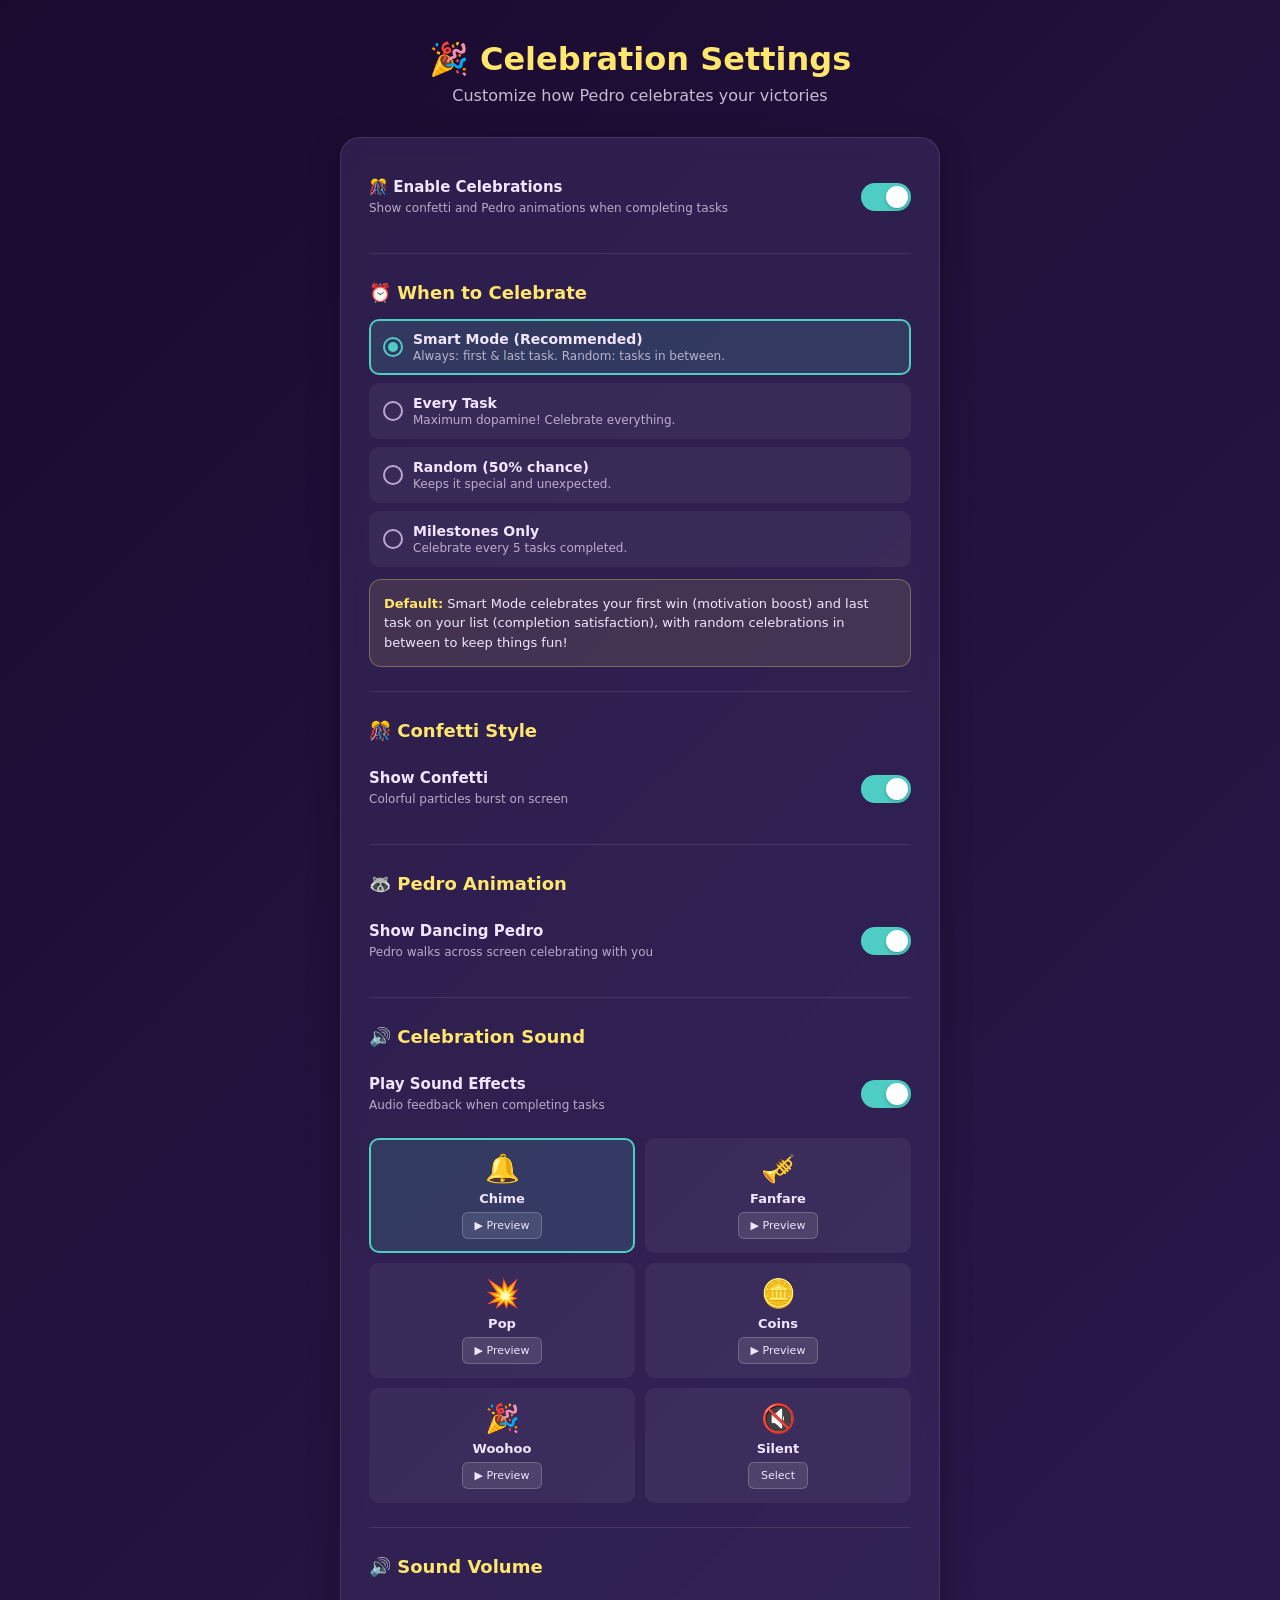
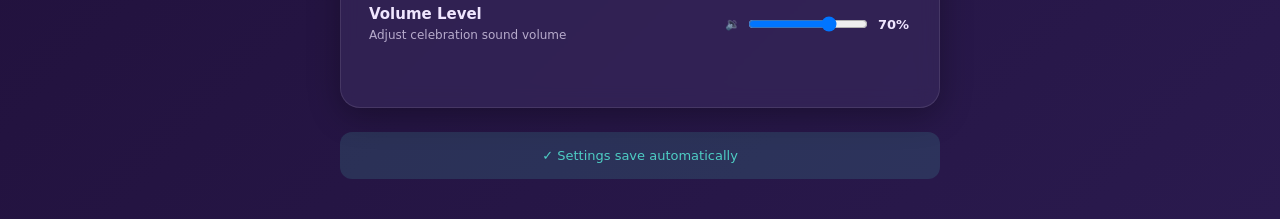
<file: .superpowers/brainstorm/53997-1773253614/celebration-settings-v2.html>
<!DOCTYPE html>
<html lang="en">
<head>
  <meta charset="UTF-8">
  <meta name="viewport" content="width=device-width, initial-scale=1.0">
  <title>Celebration Settings Mockup</title>
  <style>
    * { margin: 0; padding: 0; box-sizing: border-box; }

    body {
      font-family: 'Segoe UI', system-ui, sans-serif;
      background: linear-gradient(135deg, #1a0a2e, #2a1a4e);
      color: #f0e6ff;
      min-height: 100vh;
      padding: 40px 20px;
    }

    .container {
      max-width: 600px;
      margin: 0 auto;
    }

    h1 {
      text-align: center;
      font-size: 32px;
      margin-bottom: 8px;
      color: #ffe66d;
    }

    .subtitle {
      text-align: center;
      opacity: 0.8;
      margin-bottom: 32px;
      font-size: 16px;
    }

    .settings-panel {
      background: rgba(58, 42, 94, 0.6);
      backdrop-filter: blur(10px);
      border-radius: 20px;
      padding: 28px;
      box-shadow: 0 8px 32px rgba(0,0,0,0.3);
      border: 1px solid rgba(255,255,255,0.1);
    }

    .setting-group {
      margin-bottom: 28px;
      padding-bottom: 24px;
      border-bottom: 1px solid rgba(255,255,255,0.1);
    }

    .setting-group:last-child {
      border-bottom: none;
      margin-bottom: 0;
    }

    .setting-group h3 {
      font-size: 18px;
      color: #ffe66d;
      margin-bottom: 16px;
      display: flex;
      align-items: center;
      gap: 8px;
    }

    .setting-row {
      display: flex;
      justify-content: space-between;
      align-items: center;
      padding: 12px 0;
      gap: 16px;
    }

    .setting-label {
      flex: 1;
    }

    .setting-label-main {
      font-size: 15px;
      font-weight: 600;
      margin-bottom: 4px;
    }

    .setting-label-sub {
      font-size: 12px;
      opacity: 0.7;
      line-height: 1.4;
    }

    .toggle-switch {
      position: relative;
      width: 50px;
      height: 28px;
      flex-shrink: 0;
    }

    .toggle-switch input {
      position: absolute;
      opacity: 0;
      width: 100%;
      height: 100%;
      margin: 0;
      cursor: pointer;
      z-index: 2;
    }

    .toggle-slider {
      position: absolute;
      inset: 0;
      background: #7a6b9a;
      border-radius: 28px;
      cursor: pointer;
      transition: 0.3s;
      z-index: 1;
    }

    .toggle-slider::before {
      content: '';
      position: absolute;
      width: 22px;
      height: 22px;
      left: 3px;
      bottom: 3px;
      background: white;
      border-radius: 50%;
      transition: 0.3s;
      box-shadow: 0 2px 4px rgba(0,0,0,0.2);
    }

    .toggle-switch input:checked + .toggle-slider {
      background: #4ecdc4;
    }

    .toggle-switch input:checked + .toggle-slider::before {
      transform: translateX(22px);
    }

    .radio-group {
      display: flex;
      flex-direction: column;
      gap: 8px;
      margin-top: 12px;
    }

    .radio-option {
      display: flex;
      align-items: center;
      gap: 10px;
      padding: 10px 12px;
      background: rgba(255,255,255,0.05);
      border-radius: 10px;
      cursor: pointer;
      transition: all 0.2s;
      border: 2px solid transparent;
    }

    .radio-option:hover {
      background: rgba(255,255,255,0.1);
    }

    .radio-option.selected {
      background: rgba(78,205,196,0.15);
      border-color: #4ecdc4;
    }

    .radio-circle {
      width: 20px;
      height: 20px;
      border: 2px solid #b8a9d4;
      border-radius: 50%;
      position: relative;
      flex-shrink: 0;
      transition: all 0.2s;
    }

    .radio-option.selected .radio-circle {
      border-color: #4ecdc4;
    }

    .radio-circle::after {
      content: '';
      position: absolute;
      width: 10px;
      height: 10px;
      background: #4ecdc4;
      border-radius: 50%;
      top: 50%;
      left: 50%;
      transform: translate(-50%, -50%) scale(0);
      transition: transform 0.2s;
    }

    .radio-option.selected .radio-circle::after {
      transform: translate(-50%, -50%) scale(1);
    }

    .radio-label {
      flex: 1;
    }

    .radio-label-main {
      font-size: 14px;
      font-weight: 600;
      margin-bottom: 2px;
    }

    .radio-label-sub {
      font-size: 12px;
      opacity: 0.7;
    }

    .sound-options {
      display: grid;
      grid-template-columns: 1fr 1fr;
      gap: 10px;
      margin-top: 12px;
    }

    .sound-card {
      background: rgba(255,255,255,0.05);
      border-radius: 10px;
      padding: 12px;
      cursor: pointer;
      transition: all 0.2s;
      border: 2px solid transparent;
      text-align: center;
    }

    .sound-card:hover {
      background: rgba(255,255,255,0.1);
    }

    .sound-card.selected {
      background: rgba(78,205,196,0.15);
      border-color: #4ecdc4;
    }

    .sound-icon {
      font-size: 28px;
      margin-bottom: 6px;
    }

    .sound-name {
      font-size: 13px;
      font-weight: 600;
    }

    .preview-btn {
      background: rgba(255,255,255,0.1);
      border: 1px solid rgba(255,255,255,0.2);
      color: #f0e6ff;
      padding: 6px 12px;
      border-radius: 6px;
      font-size: 11px;
      cursor: pointer;
      margin-top: 6px;
      transition: all 0.2s;
      font-family: inherit;
    }

    .preview-btn:hover {
      background: rgba(255,255,255,0.2);
    }

    .preview-btn:active {
      transform: scale(0.95);
    }

    .info-box {
      background: rgba(255,230,109,0.1);
      border: 1px solid rgba(255,230,109,0.3);
      border-radius: 12px;
      padding: 14px;
      margin-top: 12px;
      font-size: 13px;
      line-height: 1.5;
    }

    .info-box strong {
      color: #ffe66d;
    }

    .save-notice {
      text-align: center;
      margin-top: 24px;
      padding: 16px;
      background: rgba(78,205,196,0.15);
      border-radius: 12px;
      font-size: 13px;
      color: #4ecdc4;
    }

    .volume-value {
      min-width: 35px;
      text-align: center;
      font-size: 13px;
      font-weight: 600;
    }
  </style>
</head>
<body>
  <div class="container">
    <h1>🎉 Celebration Settings</h1>
    <p class="subtitle">Customize how Pedro celebrates your victories</p>

    <div class="settings-panel">
      <!-- Master Toggle -->
      <div class="setting-group">
        <div class="setting-row">
          <div class="setting-label">
            <div class="setting-label-main">🎊 Enable Celebrations</div>
            <div class="setting-label-sub">Show confetti and Pedro animations when completing tasks</div>
          </div>
          <div class="toggle-switch">
            <input type="checkbox" id="celebrations-enabled" checked onchange="recordToggle('celebrations-enabled', this.checked)">
            <span class="toggle-slider"></span>
          </div>
        </div>
      </div>

      <!-- Celebration Timing -->
      <div class="setting-group">
        <h3>⏰ When to Celebrate</h3>
        <div class="radio-group">
          <div class="radio-option selected" onclick="selectRadio(this, 'timing', 'smart')">
            <div class="radio-circle"></div>
            <div class="radio-label">
              <div class="radio-label-main">Smart Mode (Recommended)</div>
              <div class="radio-label-sub">Always: first & last task. Random: tasks in between.</div>
            </div>
          </div>

          <div class="radio-option" onclick="selectRadio(this, 'timing', 'every')">
            <div class="radio-circle"></div>
            <div class="radio-label">
              <div class="radio-label-main">Every Task</div>
              <div class="radio-label-sub">Maximum dopamine! Celebrate everything.</div>
            </div>
          </div>

          <div class="radio-option" onclick="selectRadio(this, 'timing', 'random')">
            <div class="radio-circle"></div>
            <div class="radio-label">
              <div class="radio-label-main">Random (50% chance)</div>
              <div class="radio-label-sub">Keeps it special and unexpected.</div>
            </div>
          </div>

          <div class="radio-option" onclick="selectRadio(this, 'timing', 'milestones')">
            <div class="radio-circle"></div>
            <div class="radio-label">
              <div class="radio-label-main">Milestones Only</div>
              <div class="radio-label-sub">Celebrate every 5 tasks completed.</div>
            </div>
          </div>
        </div>

        <div class="info-box">
          <strong>Default:</strong> Smart Mode celebrates your first win (motivation boost) and last task on your list (completion satisfaction), with random celebrations in between to keep things fun!
        </div>
      </div>

      <!-- Confetti -->
      <div class="setting-group">
        <h3>🎊 Confetti Style</h3>
        <div class="setting-row">
          <div class="setting-label">
            <div class="setting-label-main">Show Confetti</div>
            <div class="setting-label-sub">Colorful particles burst on screen</div>
          </div>
          <div class="toggle-switch">
            <input type="checkbox" id="confetti-enabled" checked onchange="recordToggle('confetti-enabled', this.checked)">
            <span class="toggle-slider"></span>
          </div>
        </div>
      </div>

      <!-- Pedro Animation -->
      <div class="setting-group">
        <h3>🦝 Pedro Animation</h3>
        <div class="setting-row">
          <div class="setting-label">
            <div class="setting-label-main">Show Dancing Pedro</div>
            <div class="setting-label-sub">Pedro walks across screen celebrating with you</div>
          </div>
          <div class="toggle-switch">
            <input type="checkbox" id="pedro-enabled" checked onchange="recordToggle('pedro-enabled', this.checked)">
            <span class="toggle-slider"></span>
          </div>
        </div>
      </div>

      <!-- Sound Effects -->
      <div class="setting-group">
        <h3>🔊 Celebration Sound</h3>
        <div class="setting-row">
          <div class="setting-label">
            <div class="setting-label-main">Play Sound Effects</div>
            <div class="setting-label-sub">Audio feedback when completing tasks</div>
          </div>
          <div class="toggle-switch">
            <input type="checkbox" id="sounds-enabled" checked onchange="recordToggle('sounds-enabled', this.checked)">
            <span class="toggle-slider"></span>
          </div>
        </div>

        <div class="sound-options">
          <div class="sound-card selected" onclick="selectSound(this, 'chime')">
            <div class="sound-icon">🔔</div>
            <div class="sound-name">Chime</div>
            <button class="preview-btn" onclick="event.stopPropagation(); playSound('chime')">▶ Preview</button>
          </div>

          <div class="sound-card" onclick="selectSound(this, 'fanfare')">
            <div class="sound-icon">🎺</div>
            <div class="sound-name">Fanfare</div>
            <button class="preview-btn" onclick="event.stopPropagation(); playSound('fanfare')">▶ Preview</button>
          </div>

          <div class="sound-card" onclick="selectSound(this, 'pop')">
            <div class="sound-icon">💥</div>
            <div class="sound-name">Pop</div>
            <button class="preview-btn" onclick="event.stopPropagation(); playSound('pop')">▶ Preview</button>
          </div>

          <div class="sound-card" onclick="selectSound(this, 'coins')">
            <div class="sound-icon">🪙</div>
            <div class="sound-name">Coins</div>
            <button class="preview-btn" onclick="event.stopPropagation(); playSound('coins')">▶ Preview</button>
          </div>

          <div class="sound-card" onclick="selectSound(this, 'woohoo')">
            <div class="sound-icon">🎉</div>
            <div class="sound-name">Woohoo</div>
            <button class="preview-btn" onclick="event.stopPropagation(); playSound('woohoo')">▶ Preview</button>
          </div>

          <div class="sound-card" onclick="selectSound(this, 'none')">
            <div class="sound-icon">🔇</div>
            <div class="sound-name">Silent</div>
            <button class="preview-btn" onclick="event.stopPropagation()">Select</button>
          </div>
        </div>
      </div>

      <!-- Volume Control -->
      <div class="setting-group">
        <h3>🔊 Sound Volume</h3>
        <div class="setting-row">
          <div class="setting-label">
            <div class="setting-label-main">Volume Level</div>
            <div class="setting-label-sub">Adjust celebration sound volume</div>
          </div>
          <div style="display: flex; align-items: center; gap: 8px;">
            <span style="font-size: 12px; opacity: 0.7;">🔉</span>
            <input type="range" min="0" max="100" value="70" id="volume-slider" style="width: 120px;" oninput="updateVolume(this.value)">
            <span class="volume-value" id="volume-value">70%</span>
          </div>
        </div>
      </div>
    </div>

    <div class="save-notice">
      ✓ Settings save automatically
    </div>
  </div>

  <script>
    // Audio Context for generating sounds
    const audioContext = new (window.AudioContext || window.webkitAudioContext)();
    let currentVolume = 0.7;

    function playSound(type) {
      const now = audioContext.currentTime;

      switch(type) {
        case 'chime':
          playChime(now);
          break;
        case 'fanfare':
          playFanfare(now);
          break;
        case 'pop':
          playPop(now);
          break;
        case 'coins':
          playCoins(now);
          break;
        case 'woohoo':
          playWoohoo(now);
          break;
      }
    }

    function playChime(startTime) {
      const osc = audioContext.createOscillator();
      const gain = audioContext.createGain();

      osc.connect(gain);
      gain.connect(audioContext.destination);

      osc.frequency.value = 800;
      osc.type = 'sine';

      gain.gain.setValueAtTime(currentVolume * 0.3, startTime);
      gain.gain.exponentialRampToValueAtTime(0.01, startTime + 0.5);

      osc.start(startTime);
      osc.stop(startTime + 0.5);
    }

    function playFanfare(startTime) {
      const notes = [523.25, 659.25, 783.99]; // C, E, G
      notes.forEach((freq, i) => {
        const osc = audioContext.createOscillator();
        const gain = audioContext.createGain();

        osc.connect(gain);
        gain.connect(audioContext.destination);

        osc.frequency.value = freq;
        osc.type = 'triangle';

        const noteStart = startTime + (i * 0.15);
        gain.gain.setValueAtTime(currentVolume * 0.2, noteStart);
        gain.gain.exponentialRampToValueAtTime(0.01, noteStart + 0.3);

        osc.start(noteStart);
        osc.stop(noteStart + 0.3);
      });
    }

    function playPop(startTime) {
      const osc = audioContext.createOscillator();
      const gain = audioContext.createGain();

      osc.connect(gain);
      gain.connect(audioContext.destination);

      osc.frequency.setValueAtTime(200, startTime);
      osc.frequency.exponentialRampToValueAtTime(100, startTime + 0.1);
      osc.type = 'sine';

      gain.gain.setValueAtTime(currentVolume * 0.5, startTime);
      gain.gain.exponentialRampToValueAtTime(0.01, startTime + 0.1);

      osc.start(startTime);
      osc.stop(startTime + 0.1);
    }

    function playCoins(startTime) {
      for (let i = 0; i < 3; i++) {
        const osc = audioContext.createOscillator();
        const gain = audioContext.createGain();

        osc.connect(gain);
        gain.connect(audioContext.destination);

        osc.frequency.value = 1200 + (i * 100);
        osc.type = 'square';

        const coinStart = startTime + (i * 0.08);
        gain.gain.setValueAtTime(currentVolume * 0.15, coinStart);
        gain.gain.exponentialRampToValueAtTime(0.01, coinStart + 0.1);

        osc.start(coinStart);
        osc.stop(coinStart + 0.1);
      }
    }

    function playWoohoo(startTime) {
      const osc = audioContext.createOscillator();
      const gain = audioContext.createGain();

      osc.connect(gain);
      gain.connect(audioContext.destination);

      osc.frequency.setValueAtTime(300, startTime);
      osc.frequency.exponentialRampToValueAtTime(800, startTime + 0.3);
      osc.type = 'sawtooth';

      gain.gain.setValueAtTime(currentVolume * 0.2, startTime);
      gain.gain.exponentialRampToValueAtTime(0.01, startTime + 0.4);

      osc.start(startTime);
      osc.stop(startTime + 0.4);
    }

    function selectRadio(element, groupName, value) {
      document.querySelectorAll('.radio-option').forEach(opt => {
        opt.classList.remove('selected');
      });
      element.classList.add('selected');
      recordEvent('timing', value);
    }

    function selectSound(element, sound) {
      document.querySelectorAll('.sound-card').forEach(card => {
        card.classList.remove('selected');
      });
      element.classList.add('selected');
      recordEvent('sound', sound);
    }

    function recordToggle(name, checked) {
      recordEvent('toggle', `${name}: ${checked}`);
    }

    function updateVolume(value) {
      currentVolume = value / 100;
      document.getElementById('volume-value').textContent = value + '%';
      recordEvent('volume', value);
    }

    function recordEvent(type, value) {
      fetch('/.events', {
        method: 'POST',
        headers: { 'Content-Type': 'application/json' },
        body: JSON.stringify({
          type: type,
          choice: value,
          timestamp: Date.now()
        })
      }).catch(() => {}); // Ignore fetch errors in demo
    }
  </script>
</body>
</html>
</file>
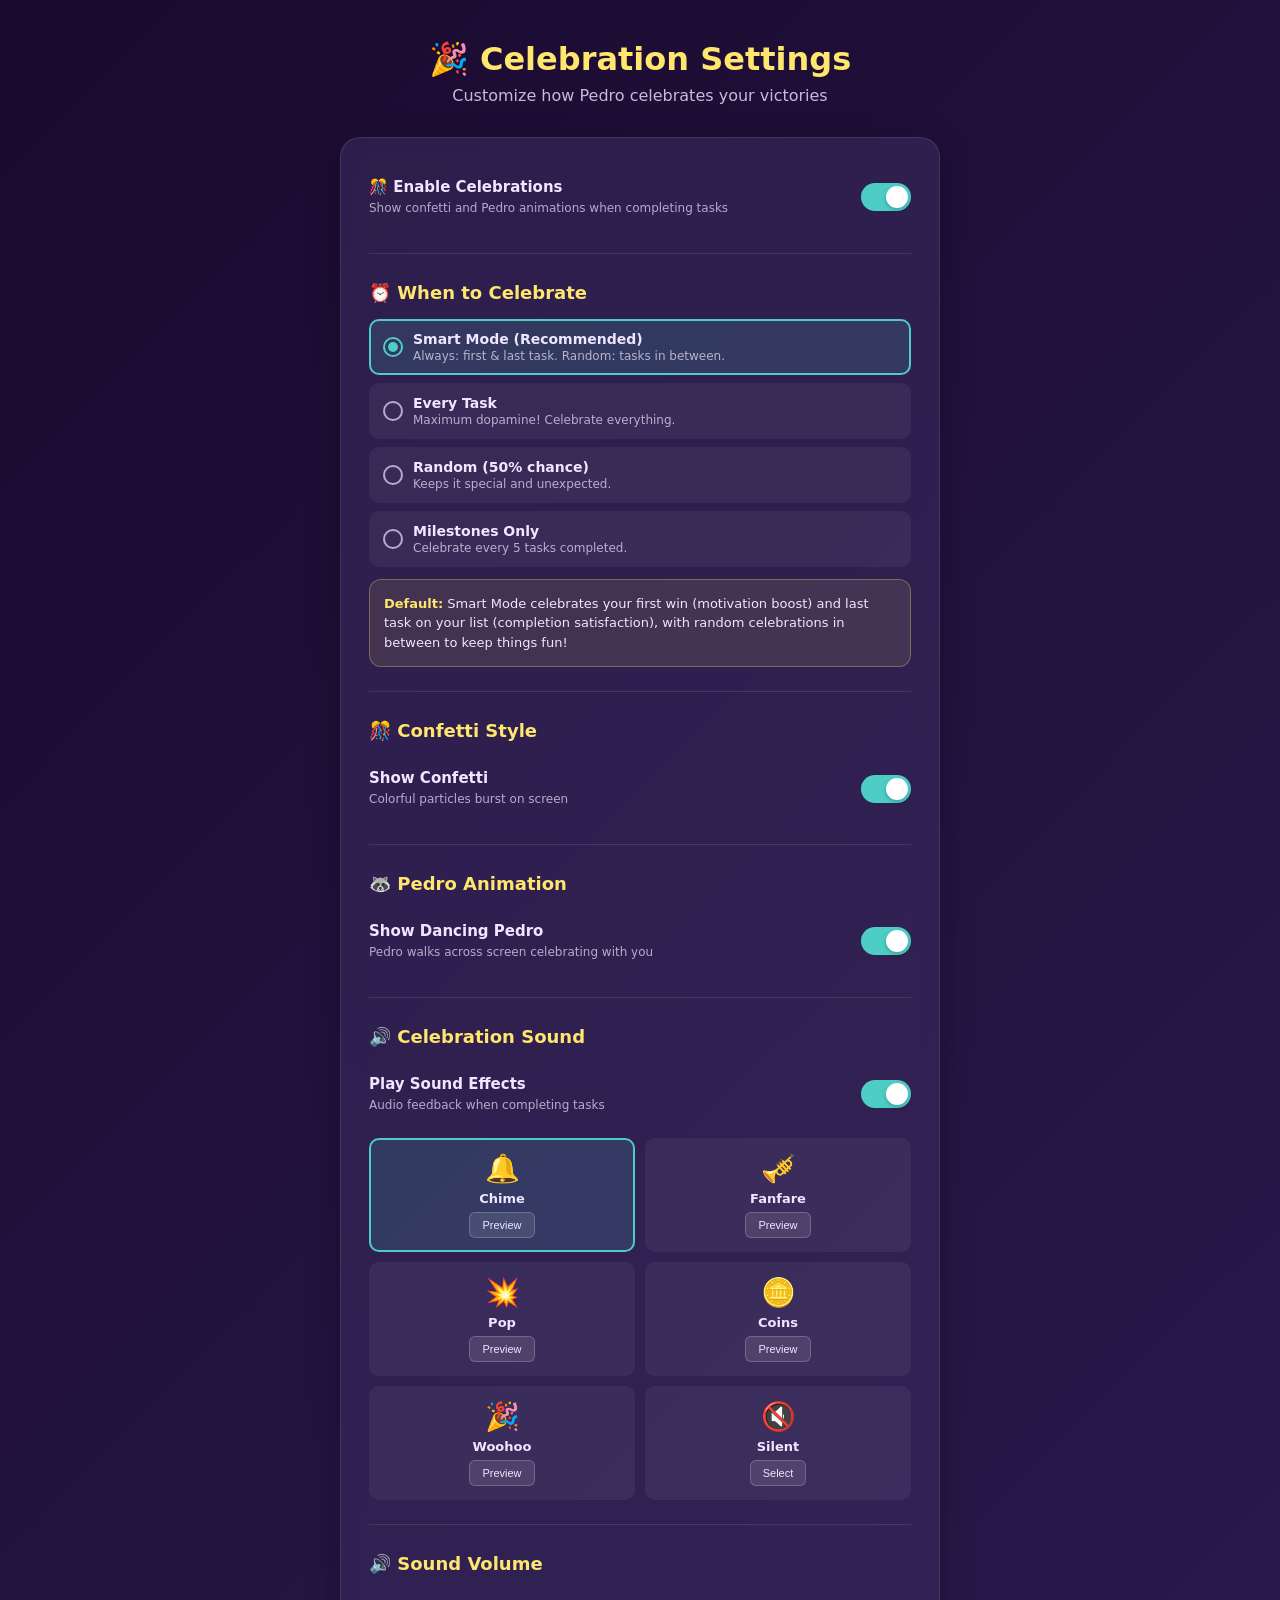
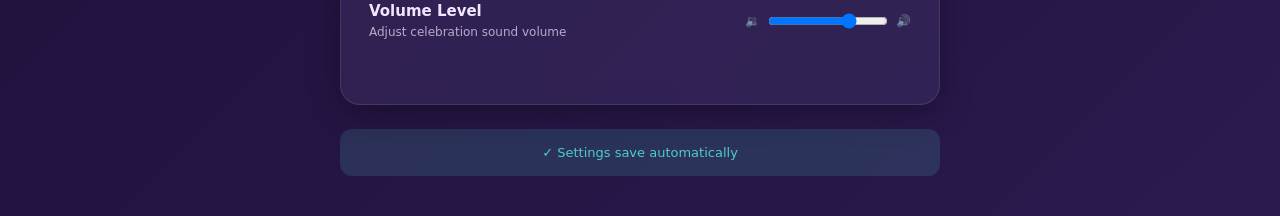
<file: .superpowers/brainstorm/53997-1773253614/celebration-settings.html>
<!DOCTYPE html>
<html lang="en">
<head>
  <meta charset="UTF-8">
  <meta name="viewport" content="width=device-width, initial-scale=1.0">
  <title>Celebration Settings Mockup</title>
  <style>
    * { margin: 0; padding: 0; box-sizing: border-box; }

    body {
      font-family: 'Segoe UI', system-ui, sans-serif;
      background: linear-gradient(135deg, #1a0a2e, #2a1a4e);
      color: #f0e6ff;
      min-height: 100vh;
      padding: 40px 20px;
    }

    .container {
      max-width: 600px;
      margin: 0 auto;
    }

    h1 {
      text-align: center;
      font-size: 32px;
      margin-bottom: 8px;
      color: #ffe66d;
    }

    .subtitle {
      text-align: center;
      opacity: 0.8;
      margin-bottom: 32px;
      font-size: 16px;
    }

    .settings-panel {
      background: rgba(58, 42, 94, 0.6);
      backdrop-filter: blur(10px);
      border-radius: 20px;
      padding: 28px;
      box-shadow: 0 8px 32px rgba(0,0,0,0.3);
      border: 1px solid rgba(255,255,255,0.1);
    }

    .setting-group {
      margin-bottom: 28px;
      padding-bottom: 24px;
      border-bottom: 1px solid rgba(255,255,255,0.1);
    }

    .setting-group:last-child {
      border-bottom: none;
      margin-bottom: 0;
    }

    .setting-group h3 {
      font-size: 18px;
      color: #ffe66d;
      margin-bottom: 16px;
      display: flex;
      align-items: center;
      gap: 8px;
    }

    .setting-row {
      display: flex;
      justify-content: space-between;
      align-items: center;
      padding: 12px 0;
      gap: 16px;
    }

    .setting-label {
      flex: 1;
    }

    .setting-label-main {
      font-size: 15px;
      font-weight: 600;
      margin-bottom: 4px;
    }

    .setting-label-sub {
      font-size: 12px;
      opacity: 0.7;
      line-height: 1.4;
    }

    .toggle-switch {
      position: relative;
      width: 50px;
      height: 28px;
      flex-shrink: 0;
    }

    .toggle-switch input {
      position: absolute;
      opacity: 0;
      width: 100%;
      height: 100%;
      margin: 0;
      cursor: pointer;
      z-index: 2;
    }

    .toggle-slider {
      position: absolute;
      inset: 0;
      background: #7a6b9a;
      border-radius: 28px;
      cursor: pointer;
      transition: 0.3s;
      z-index: 1;
    }

    .toggle-slider::before {
      content: '';
      position: absolute;
      width: 22px;
      height: 22px;
      left: 3px;
      bottom: 3px;
      background: white;
      border-radius: 50%;
      transition: 0.3s;
      box-shadow: 0 2px 4px rgba(0,0,0,0.2);
    }

    .toggle-switch input:checked + .toggle-slider {
      background: #4ecdc4;
    }

    .toggle-switch input:checked + .toggle-slider::before {
      transform: translateX(22px);
    }

    .radio-group {
      display: flex;
      flex-direction: column;
      gap: 8px;
      margin-top: 12px;
    }

    .radio-option {
      display: flex;
      align-items: center;
      gap: 10px;
      padding: 10px 12px;
      background: rgba(255,255,255,0.05);
      border-radius: 10px;
      cursor: pointer;
      transition: all 0.2s;
      border: 2px solid transparent;
    }

    .radio-option:hover {
      background: rgba(255,255,255,0.1);
    }

    .radio-option.selected {
      background: rgba(78,205,196,0.15);
      border-color: #4ecdc4;
    }

    .radio-circle {
      width: 20px;
      height: 20px;
      border: 2px solid #b8a9d4;
      border-radius: 50%;
      position: relative;
      flex-shrink: 0;
      transition: all 0.2s;
    }

    .radio-option.selected .radio-circle {
      border-color: #4ecdc4;
    }

    .radio-circle::after {
      content: '';
      position: absolute;
      width: 10px;
      height: 10px;
      background: #4ecdc4;
      border-radius: 50%;
      top: 50%;
      left: 50%;
      transform: translate(-50%, -50%) scale(0);
      transition: transform 0.2s;
    }

    .radio-option.selected .radio-circle::after {
      transform: translate(-50%, -50%) scale(1);
    }

    .radio-label {
      flex: 1;
    }

    .radio-label-main {
      font-size: 14px;
      font-weight: 600;
      margin-bottom: 2px;
    }

    .radio-label-sub {
      font-size: 12px;
      opacity: 0.7;
    }

    .sound-options {
      display: grid;
      grid-template-columns: 1fr 1fr;
      gap: 10px;
      margin-top: 12px;
    }

    .sound-card {
      background: rgba(255,255,255,0.05);
      border-radius: 10px;
      padding: 12px;
      cursor: pointer;
      transition: all 0.2s;
      border: 2px solid transparent;
      text-align: center;
    }

    .sound-card:hover {
      background: rgba(255,255,255,0.1);
    }

    .sound-card.selected {
      background: rgba(78,205,196,0.15);
      border-color: #4ecdc4;
    }

    .sound-icon {
      font-size: 28px;
      margin-bottom: 6px;
    }

    .sound-name {
      font-size: 13px;
      font-weight: 600;
    }

    .preview-btn {
      background: rgba(255,255,255,0.1);
      border: 1px solid rgba(255,255,255,0.2);
      color: #f0e6ff;
      padding: 6px 12px;
      border-radius: 6px;
      font-size: 11px;
      cursor: pointer;
      margin-top: 6px;
      transition: all 0.2s;
    }

    .preview-btn:hover {
      background: rgba(255,255,255,0.2);
    }

    .info-box {
      background: rgba(255,230,109,0.1);
      border: 1px solid rgba(255,230,109,0.3);
      border-radius: 12px;
      padding: 14px;
      margin-top: 12px;
      font-size: 13px;
      line-height: 1.5;
    }

    .info-box strong {
      color: #ffe66d;
    }

    .save-notice {
      text-align: center;
      margin-top: 24px;
      padding: 16px;
      background: rgba(78,205,196,0.15);
      border-radius: 12px;
      font-size: 13px;
      color: #4ecdc4;
    }
  </style>
</head>
<body>
  <div class="container">
    <h1>🎉 Celebration Settings</h1>
    <p class="subtitle">Customize how Pedro celebrates your victories</p>

    <div class="settings-panel">
      <!-- Master Toggle -->
      <div class="setting-group">
        <div class="setting-row">
          <div class="setting-label">
            <div class="setting-label-main">🎊 Enable Celebrations</div>
            <div class="setting-label-sub">Show confetti and Pedro animations when completing tasks</div>
          </div>
          <div class="toggle-switch">
            <input type="checkbox" id="celebrations-enabled" checked onchange="recordToggle('celebrations-enabled', this.checked)">
            <span class="toggle-slider"></span>
          </div>
        </div>
      </div>

      <!-- Celebration Timing -->
      <div class="setting-group">
        <h3>⏰ When to Celebrate</h3>
        <div class="radio-group">
          <div class="radio-option selected" onclick="selectRadio(this, 'timing', 'smart')">
            <div class="radio-circle"></div>
            <div class="radio-label">
              <div class="radio-label-main">Smart Mode (Recommended)</div>
              <div class="radio-label-sub">Always: first & last task. Random: tasks in between.</div>
            </div>
          </div>

          <div class="radio-option" onclick="selectRadio(this, 'timing', 'every')">
            <div class="radio-circle"></div>
            <div class="radio-label">
              <div class="radio-label-main">Every Task</div>
              <div class="radio-label-sub">Maximum dopamine! Celebrate everything.</div>
            </div>
          </div>

          <div class="radio-option" onclick="selectRadio(this, 'timing', 'random')">
            <div class="radio-circle"></div>
            <div class="radio-label">
              <div class="radio-label-main">Random (50% chance)</div>
              <div class="radio-label-sub">Keeps it special and unexpected.</div>
            </div>
          </div>

          <div class="radio-option" onclick="selectRadio(this, 'timing', 'milestones')">
            <div class="radio-circle"></div>
            <div class="radio-label">
              <div class="radio-label-main">Milestones Only</div>
              <div class="radio-label-sub">Celebrate every 5 tasks completed.</div>
            </div>
          </div>
        </div>

        <div class="info-box">
          <strong>Default:</strong> Smart Mode celebrates your first win (motivation boost) and last task on your list (completion satisfaction), with random celebrations in between to keep things fun!
        </div>
      </div>

      <!-- Confetti -->
      <div class="setting-group">
        <h3>🎊 Confetti Style</h3>
        <div class="setting-row">
          <div class="setting-label">
            <div class="setting-label-main">Show Confetti</div>
            <div class="setting-label-sub">Colorful particles burst on screen</div>
          </div>
          <div class="toggle-switch">
            <input type="checkbox" id="confetti-enabled" checked onchange="recordToggle('confetti-enabled', this.checked)">
            <span class="toggle-slider"></span>
          </div>
        </div>
      </div>

      <!-- Pedro Animation -->
      <div class="setting-group">
        <h3>🦝 Pedro Animation</h3>
        <div class="setting-row">
          <div class="setting-label">
            <div class="setting-label-main">Show Dancing Pedro</div>
            <div class="setting-label-sub">Pedro walks across screen celebrating with you</div>
          </div>
          <div class="toggle-switch">
            <input type="checkbox" id="pedro-enabled" checked onchange="recordToggle('pedro-enabled', this.checked)">
            <span class="toggle-slider"></span>
          </div>
        </div>
      </div>

      <!-- Sound Effects -->
      <div class="setting-group">
        <h3>🔊 Celebration Sound</h3>
        <div class="setting-row">
          <div class="setting-label">
            <div class="setting-label-main">Play Sound Effects</div>
            <div class="setting-label-sub">Audio feedback when completing tasks</div>
          </div>
          <div class="toggle-switch">
            <input type="checkbox" id="sounds-enabled" checked onchange="recordToggle('sounds-enabled', this.checked)">
            <span class="toggle-slider"></span>
          </div>
        </div>

        <div class="sound-options">
          <div class="sound-card selected" onclick="selectSound(this, 'chime')">
            <div class="sound-icon">🔔</div>
            <div class="sound-name">Chime</div>
            <button class="preview-btn" onclick="event.stopPropagation(); alert('🔔 Ding!')">Preview</button>
          </div>

          <div class="sound-card" onclick="selectSound(this, 'fanfare')">
            <div class="sound-icon">🎺</div>
            <div class="sound-name">Fanfare</div>
            <button class="preview-btn" onclick="event.stopPropagation(); alert('🎺 Ta-da!')">Preview</button>
          </div>

          <div class="sound-card" onclick="selectSound(this, 'pop')">
            <div class="sound-icon">💥</div>
            <div class="sound-name">Pop</div>
            <button class="preview-btn" onclick="event.stopPropagation(); alert('💥 Pop!')">Preview</button>
          </div>

          <div class="sound-card" onclick="selectSound(this, 'coins')">
            <div class="sound-icon">🪙</div>
            <div class="sound-name">Coins</div>
            <button class="preview-btn" onclick="event.stopPropagation(); alert('🪙 Cha-ching!')">Preview</button>
          </div>

          <div class="sound-card" onclick="selectSound(this, 'woohoo')">
            <div class="sound-icon">🎉</div>
            <div class="sound-name">Woohoo</div>
            <button class="preview-btn" onclick="event.stopPropagation(); alert('🎉 Woohoo!')">Preview</button>
          </div>

          <div class="sound-card" onclick="selectSound(this, 'none')">
            <div class="sound-icon">🔇</div>
            <div class="sound-name">Silent</div>
            <button class="preview-btn" onclick="event.stopPropagation(); alert('Silent mode')">Select</button>
          </div>
        </div>
      </div>

      <!-- Volume Control -->
      <div class="setting-group">
        <h3>🔊 Sound Volume</h3>
        <div class="setting-row">
          <div class="setting-label">
            <div class="setting-label-main">Volume Level</div>
            <div class="setting-label-sub">Adjust celebration sound volume</div>
          </div>
          <div style="display: flex; align-items: center; gap: 8px;">
            <span style="font-size: 12px; opacity: 0.7;">🔉</span>
            <input type="range" min="0" max="100" value="70" style="width: 120px;" onchange="recordVolume(this.value)">
            <span style="font-size: 12px; opacity: 0.7;">🔊</span>
          </div>
        </div>
      </div>
    </div>

    <div class="save-notice">
      ✓ Settings save automatically
    </div>
  </div>

  <script>
    function selectRadio(element, groupName, value) {
      // Remove selected from all in group
      document.querySelectorAll('.radio-option').forEach(opt => {
        opt.classList.remove('selected');
      });

      // Add selected to clicked
      element.classList.add('selected');

      // Record event
      recordEvent('timing', value);
    }

    function selectSound(element, sound) {
      // Remove selected from all sounds
      document.querySelectorAll('.sound-card').forEach(card => {
        card.classList.remove('selected');
      });

      // Add selected to clicked
      element.classList.add('selected');

      // Record event
      recordEvent('sound', sound);
    }

    function recordToggle(name, checked) {
      recordEvent('toggle', `${name}: ${checked}`);
    }

    function recordVolume(value) {
      recordEvent('volume', value);
    }

    function recordEvent(type, value) {
      fetch('/.events', {
        method: 'POST',
        headers: { 'Content-Type': 'application/json' },
        body: JSON.stringify({
          type: type,
          choice: value,
          timestamp: Date.now()
        })
      });
    }
  </script>
</body>
</html>
</file>
